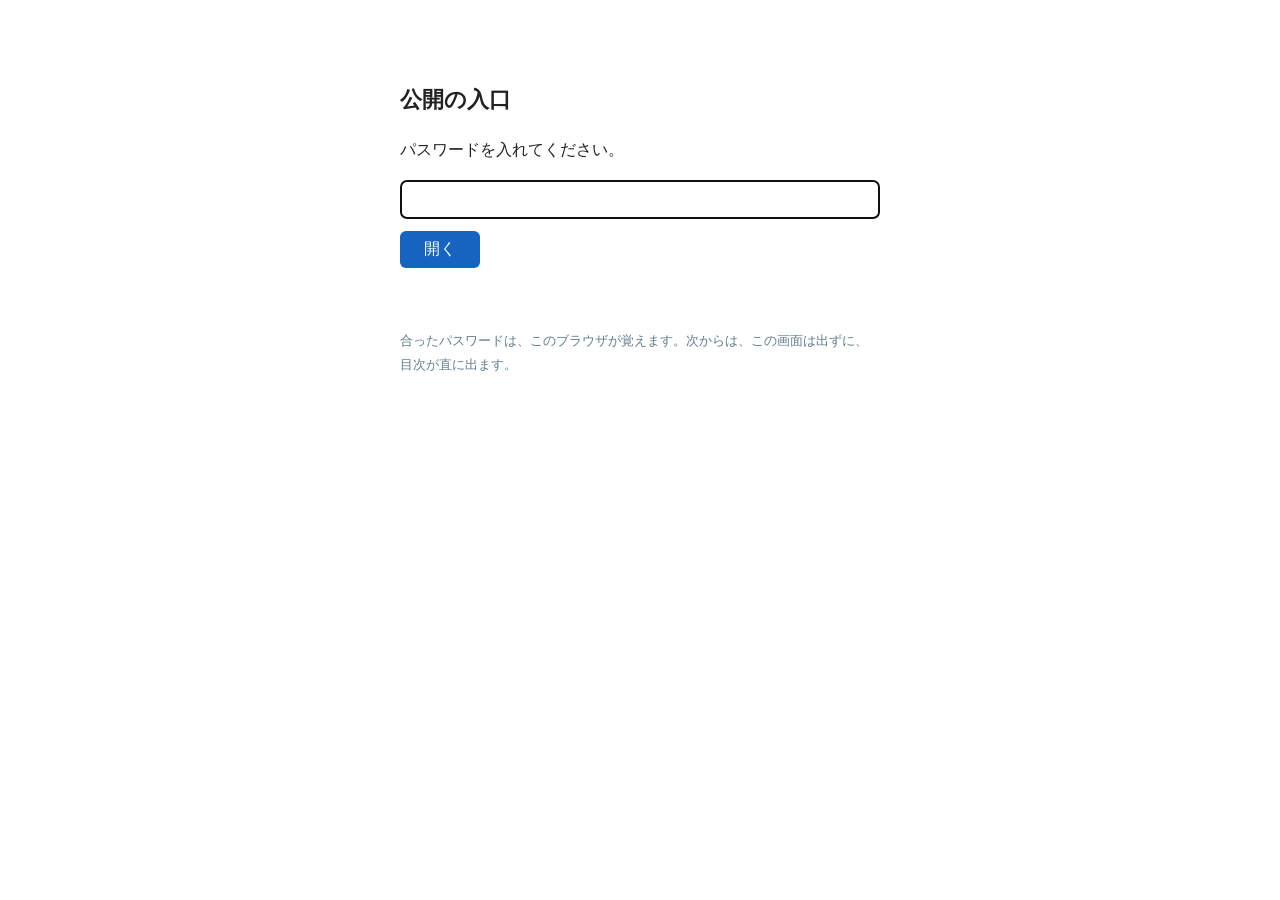
<file: index.html>
<!doctype html>
<html lang="ja">
<head>
<meta charset="utf-8">
<meta name="viewport" content="width=device-width, initial-scale=1">
<meta name="robots" content="noindex">
<title>公開の入口</title>
<style>
  body { font-family: sans-serif; max-width: 480px; margin: 80px auto; padding: 0 16px; line-height: 1.8; color: #222; }
  h1 { font-size: 22px; }
  input { font-size: 18px; padding: 8px 10px; width: 100%; box-sizing: border-box; border: 1px solid #90a4ae; border-radius: 6px; }
  button { font-size: 16px; margin-top: 12px; padding: 8px 24px; border: 0; border-radius: 6px; background: #1565c0; color: #fff; cursor: pointer; }
  #m { color: #c62828; min-height: 1.8em; }
  .note { color: #607d8b; font-size: 13px; }
</style>
</head>
<body>
<form id="f">
<h1>公開の入口</h1>
<p>パスワードを入れてください。</p>
<input type="password" id="p" autofocus autocomplete="current-password">
<button type="submit">開く</button>
<p id="m"></p>
<p class="note">合ったパスワードは、このブラウザが覚えます。次からは、この画面は出ずに、目次が直に出ます。</p>
</form>
<script type="text/plain" id="d">x4WiTVAeP/gCRwYkZsJylmJJNJp5vOk6Ze78QjXKgu0iLUoeqDZsSnBF8dLwiQzPj/2gnzRIsGK0e6g4FqLHH29wr+Ho5naQdnAS2a/cw4XIHCbDPw/iDn9+lH3pl032vfTpoU0T+EbBf4ddMQBDRXsLGApTcry7jzAnB8LiJXp94kZjcu/70dxCEXB8wECcxOyjWdmS0p2Myvdlb3wEyUxlqOSssDsRdYpBxmkr/hoKFogfA2wmTrKVoLpK3KDobnWNYWUPHQsOmcY3qbvN2h0a/A912F8nMs7dBRoKVtx79sZmvK+pIolPve5xOB6JfnDZr9zFCcsoRkw64ioVAjWHsmlN4uB/+nOb1fU92A2sKRzY4CaJlvBWYMq+sdFlLWQihtAmNsmdExaUDeJW7sHB1JP0NV0x6RHgnR7GpqbcdWCru8WXduvKl2KjQ6PmPG4OknEpEkNJ9HbdMWX6twfwR7dGBd5tDFl2gbO/D3205FVjTBI57zH5VLEpPKhNGA8gAueszGkn9QBWucOOeIyoF2+pr5vVhRAglJTkX04sUGRdECWWxLkz5gBDU/ubdtRVap9o+OdtKosox+WZYaingirsgsQ6ST91o8J4EdFKGOoPKMXToZCpwTWOP/Jp7eXPSa3kJCW7oyZc603UZIduF/mZoQ1Zqa1LCeKPgkUQkHbdunOEpczT5IWUOzLUOvdPApeCzv+jcis/soIEz3qG6JRusMD4HROjDYmKVP8Jlixr4+VcZM9kHePrNpbp7xcEIhnVoir8kmZMYWx8wp3YoFO+R/yDFS5/CNb35KSWmUUaj0xRzHGhxOBif7J9fvHXIhWfU0Ub3javoYOWXFSehUL//OPCLhMuNQSk9WQakKw27SI/kObYMKcLikcN+2sTvlEgNJJAgj7rQLENRXhNbDLLJuOStEDLkFPXdAqCmVtGEETMVcVei+KMq7sTTSzmyrk3IUypS9R4LXtsEg2zBDqDGfy24fHXqCG2t/Qmy1VcQmYit0Q2rbIt7+ox1j9xpU4g4V7ZrQYbri/j0gsbSyQHLka4I6E2vk4Kp1mVpzp9KINxdJm32cyKQXovTOl0LfH51FZFrpCYLOWGS46xAHNCME/hx9G1UC2EJdcg3BVfCav37C+eR1cI3Oy6zlWIpDD1eN8i1/F4sDY0sYv4GWtULSP5wjCH3WR7YD9RbSJvpw1EhkAmVwq7oejYbmhNbizcTWMTNIMP5aOdG8O+7zCMWmWtZ/fbnYdJcHwED2rqtFZ1A/DE0oBttb0OW5pEaPAfCYgiMKNmLknApzJz3O5UytQjsi+nTKtZX6qkJqQm7aw2Hmu0nhDBZJtG9TWXx1AV6rEDi7pLa2vperP3udSmsBEfzqOTFFEfaQHZ5EuhDUE9VXoMr5SNjuGfVn/n7K7wZBJvdxUAnxb6r8TFfIvHaEDvQkSsX7iHp6bwOmbVpnKTyQFEWwAC9FEAv0KJhFmcKEEX2Vn2woDh6YzAgMxNLgz1aeM+aEDVzoLKZBpJ4DFnwvAcUMUvp8aW4Nx0hc0vua8W30q0RUILdkgZIhFQx8VI5fg4c6lP7fAHPtCOpD8HE/BBotSmuSUc6yGr8ahQ8Ck8F4XlA5O559FJ3pNny1PN4IHFqlQ/OtqcKHrTuLNEyKEE8f0i/NVRZ4ZOW56a2jfHIaDyDF49xPT/KHtG0pnhTqF6Q3I30RMbBNRrEaKjV9jjIDIFqgEtO9wfsMKDXq8heu1LGl1qaEGg+vks3dHcRa7dx6U7zkA8tKQVbXXc0f0DAfUj1Ah52teDb5kviCYUWQVmSeBqSG12qleh6lZjJARmZlORx/CYGqKVS4G2Duz8jvp9/[base64]/ApuKDbKl3XZSoEidflrTeZYN+IHFqn4BrIFcJEW4i2XIVb2p8eLmfOXU8nVN/bGn4p9e8gsDYMloVR2k6QiHZpQtsV/W9S6aSeB8+55oVKF07bSabsqKOSFTJJfYZplM3yi1jJXsmg0fzpu95TapvbPqVHucJnoDzhOeDco2C/gDSZQmAoOGVkr9u9ldKp00hc+oZwVO6UgjiEkI0E9bBNketg+KhVEiqSi4PMtFVw4lkiXgawCjIGF/d31LXkZBw5RNtv8qD61rXq97nS6AsnPW6cZSreYlH2SeN1U5OISl95WOFjK7LCuXkrAVUQK5gfjbHvSxYg/z8qO4NsZG847WgSUI0qf3RnYjd+kL47mPQHBy16MhMghKiH46ml/R9x+M76UTFf/chQyAzVwsvYsOUrzheZ0HBo4zX3dWLcmIEQ4Os/d2t6rQkeLovBUroSXxcB1R1GdCeLtbBgPybPfzTMDY6RjzJf0gXeo73WrjngV+UqvDg8wbHhcH/gtcl545CyJ7yAkaFQSL/sOwBx/JQ8VDZr9knYmbCPo47N51RMYvneHRlrYmNaBQPRWO2TtBzlhFdj8fHsCPy51b96OzygqRIAv/bYOa0onERQURr7K78FetaNCNfa5317FePdGvIoR2PhLj39sTROkbDatFRqjC7GWyt0fqnhR2Z16SOvYojQVBQjlpENsolSTiWbc6mAd9jjwkv/in8AyYkCiQBLWSRVf5ky+WsVHLhMssmRhem8nC62pA+0cU24fWFLlh+ARYtVC2eiA0mUpe4qO+HDxGKkWc6j7XrjdlPAeDw2EVH5IAG0h2C7wuFpf2qytNyzE6GWlFQKlagvm2yTHZQnIcWXqmbmnSbebbQ1R2TyN2QHabPvtowgNY/[base64]/KtyHDw9UBhQWBcs4CXx/93Sr5xN6znxw1iCABMFqsNOWGBH0sJjzm186dNEUE8ICQ5GYUYtTUuDlncQ56UsMTik945iqs6if2WMzsuoTqH8bIFzxvAT0aTiqE7HMaTEBSXBnCaJVfUIVIyJmpRge1qpyp6gLYx7Zsg/dh3uJDZEhItT8SUD80ZAs9WPxgFFM6Or4cnapypPSdBMUUijFs5OIbO5YHlzJkt08s0pCBM6kesQMgqCNZVwHJE+pZ8X43fml/MEsQq5bG++2y8V5nddwnjis2UfGTSDAS1LdvD4G+t6j/ab0KnaymwQg/vvhCiS+DMgl9MHKsokO8+F8Y9i+61muyS7Sa5drmD5LtSsLDX4wBnpJm46kyNGaDUMuxTUJuHQqeswG9qH5FngkTYRGA5WU+31Ac7UHYSrQyJwkxw87DNlM5gFi5MYvuzfKWMUl898P/[base64]/[base64]/SkzjT+Im5+bHUD4u40NKEcbDIIynT+G/UiBBOvRhEwt2qbf9yYmGat78qhTPCwa+JhtZ+0Zu92mJCgmc5oZc4cSh4VOA3lQTivFwtS+wk+yL6TUy/wgNcVBSyLWYS6/t6yjhcGWJpfJ1QmUO7uE+MvNssqAakXZDYZg3M+VQzlDq2EKUoCKXB/YAWEroQ7hAkO6J+DE5iKUqhMC5LA60mE9vMh04LuIAYoDlb46OHQUxVRWe+cnIgCkeyyRFMkUfTv1faDGRl+kpoe9oKRTScd5jYuq9UzJEue/ZfTsti7E3wUkUgRowKYltwrreNhRM3vXTU8UgfTwqHOThw4lhiRfQVPDjrI0zf4YFgRBAwzhN6XRhmTojtkMO2/Itjcy6uq7nqUFEFS5Kc9ILDRt6BuZHnfZGYK4q/ImeIgkhdcakSIrPLuOOGe7NSe1jbhzU+li7iHJZwBKtLVwaudXlp+nI5Ds+ZTBzz07X2jqvQCeotXYBk8XePtbFa7ANFli8EH/NLV/CuxOkT50craRxzlD6/0WYBKuQzvVUtdl/OkbZKveoy03jeYG6qvlpZlZ63QcT9EfqvoUhNy5vmxywriyaDbURYVUCgnlCJksVQ9yCqGHom7Jv3cGhIAbqiskvnJM5S2Pe/Lp3HALVx+V8/b/IE8j/IFqfumim+kIXaNO+PnOm8jmFS/t+uiXN3EciGdh5jXIKHsTPvOHDZNiLFDr9DNpSOa5Z7IWG9rTWs7gndCl9MDi5hXgSbglmUHeyEhoPqb1dM1sS+6HfrpIJEx+ZuEinKZhYHDXH14gUQShqEw7GZ4fvi/fGZ8eiG6h5KlnSQHAniyM/EDoaUybCI0IsufSj+0DC5qs2m5LyUMwgrn7x3A3OUTzs/gpTrtBMjrj9tXZ2ND+tw/X1eLolNdyNKAVLKA4NvRZQEsk0bNshBFIsO1/YRfJ9/jbi3riJu+mD6K3cHBuebjrRfyfFXB6CV2HREh4YN5iW4u3NaRt4uy+E9Ep3R9r70+m7lseP2QNVzzJyEKjlLo8xaGH2Jz/4/8Gza1J+YCX5k1+0x19hBm4E614MNjinSrsCpl3h1535+iI0453zjnrSVcU5DRUSQSPMrcM5lYrNTbJUDh0aPa/wvLrwBjLjhF8sO8lg83y3a1C1UBiSKGgWiGUOJhLtfbmwrNptp+q7N7nsKa6balQcE3kAfS5S8kiG486YNjafIMrRQbgezLB0g3ia+0d17RDM1Kdllp5ATj1UK7yQG8ahv6bKA4c/17Hh+ANcVoFUsLTGPfvwBKAck+wtK/EnOLJaTC0Dq3YKwIdv+xnhWEHxbOqkCZQIcWnRooefnqgy5glj+0wsd/zYoYMLI0o+L9Fs9qbG8y/JfEX14dGejLC4U7F4VOmZqlMFVQmyWz+beey5Au1PSD+5vi5J95A09a8CNqwEJgcUEFobGYAuEzLtg3EG+QW7tyFJOHcJ0/5AEqwtDevUlIjLv1VqocwUFNqYarMGXlVVGegJYp6g4kD8pv6+yy6qWaCmq7s9nUxk71+XUwtBmM6cy93u9OIei8uYn+k5dq5Ny09Qj9GyKoxV0Prc5pfTPz6zcSe+3BnCm0nWyqZDVWZ7CsCK9jVO14cy4uxTigy7R/SIFDAtbDFieY+Vyv3wQw430aw1o9EbbJXy3RJtZwLw9Wr7oZ/kfuclilRXDOm66qrwu/GK1fgYFKyNfVuILOb7q5Rav3taQR4XGvJIkh82W7NKl4xACZfVk5B1Z52TFLYqiqWZB8AFZKI4uoAEHRGdYBAWcLwy/0mlqhhTJLVUPd/jS0EYgygfQDIOtdMeXOuXa8s43nFr1aCwtuEGomn93qJzeqsAYcXZtbxgbykz4BPzTgvImpuVqV3c7r4F3MdzLs9Y7KiFJCYL9OY35v6S3ldqPLrUIZ6d46t4KKVQ2I02nHOMiWsgU4FxMDBpdHuCNRrMm++/QMeZXNaB/p+AS2IAlBHE2oeuHAuyDm4OvyEwKlPFjvhKydfwWGJabvp5s7qwrDM2v16p49vLK7nNipkN/7BFbNwDbDRLhOzuhkOfWVyUucEoL1U6961CKRlb1plm2ciWi+M0N6fPUhpLQO+qGMmrZfx45TG+HRDsp1kZmkYqj9KRZLDQAteAxVgiLQV6pU+i5vLwaNnE3PfSFgkuzpAhLDId4PFnx5x5rmFoIGYKSW/iSf0Pczi3zQiwHjCrmOe7bQugC3Z+PQ9z65YbesOn4QQX6oHMlXdjQKFnnum4MkY0ZLqbzAH5CoKtdUNbowRriHTL/Yun6K1w5nHyAlrq4niHi8/FBwxgEbqsm9XxvO7T5c+1PZdr2g+CFpB2vk3B5FXGHcWNejACU/nVbUvSxY1j2Gw1f1qRHN/GTii/GRNRLJ56x4Pxqlgjl3g9NTSoT0t+paxByzGL/fFZIkRdOPvCrIrCa0p0ZLpI/PiQNsk6uoB3d6OnZe34ja6QhtU112ty+z+UT9YIIm6AXLUcLq6DYqACHPx+8mZTQthGL7CnHSY6FoLuQyYaL+s1BYXiyNcw84Dh9mHJqtMsX52+UYuAq8XwIWnAva+4/3jhiPRLZv53ZV1lTqWgHbmqUt48u95octwuuNWaEKkpMoYAqsattcdkgAIF9lBn0jf+S+8alA/R53dYb1tKOnzM8jvPuWGxVxZaGoNfTlxgsn9n4uhCAr5t7IyW2XKsRIyfpJ+re7XNgME9XB1W0qKUb2G7P85LcbrwkP0AaCAtvFk1gdqc6yNjLBBzgjU5ryWtsM8sTywp4MchFvqUcM+eiAk0eLRQF1/wHxgjsBvHqGf1B/iZq+ayvH84Oq2q/KK4xsYExERsbRAVr/xylg9wRPkdEDNkT6SyG6uchmNWRWO7lcqqMoBd3U3t4nl8WwNyWbPUxbyHJ8Xu/2vWuu4RKYXctIYUBg+Rpr7elEQVslkOxWctm13ndJhmEElqOteLBR79+h42sppbxSFwWNMp256ILGdodX8dKmNqA50IAKvQ1Zkf5akI/UOiYapHLf9yrVg44vow3sWDbpFkPi0iHzYVKRfvCrP9ueBC5pWzWyNnRY5Tu5qS0wMbnB9Ho1iLM4XiGEFEeOQJeAnWA6XGxESu6biZrxZD3ichn7WRuY6xBoCfc/DJVMUqXJ687VRI0nSBuKIf0piBtrbBlQXbLPdbcBBCc9F98Y3zUgliG1TQkGvXRStwjTdpB4zB+2ywL+mcg3+Tcl0UWRS8NENOo1Nbi1dJEcQglYGGg8evnq47Q9gCh0iMV1R/SIEPnInv9yUniMI8E0koK72vN25FiMaNb+DJvt9tw0xIcTn7x1O0ccDvxRSFgmJU6YmsAUh8SatumyYnIxTzM358hhHNFFBkrUrFqRRLEixYnczJpKkn0jtKPnUq0ywjx5nzhPkphGuvTbyIqpWIk8+h/cwFpsaBtshv3r08hn7/xBkt53uc4XMg7QRqcXGSnDamuO4sT7xCudCBWNpuPAwVxppDhC8Ne4hudDNHXBm8ks+S6yYD2P1Vg==</script>
<script type="text/plain" id="d2">ULBy71+xVHvIayBvko6XW8oT8RsVJxwBIth0NGuIRpEznlGFre19kh87XaT8mPx/sTZ6phGLqgf0qpBJ9n9lBZ8m+MCecYCG+Jfc3TA2hG9EAUtFlw9WG3OCyFHVV2qKr+sqjaXkRj7ErTj5JV3bTgt/rUxuE+Pt/cTsGxsiJ/tLsTNvZRsBMgbGmA5N0jdNVdLrNCU4fKvmUKMk20SKde/BdY/H4KQkfdw7qaLnwme0Rxa8gYfFrBx9S+AEhNisQOoTnimBSP0lv5eMczATXqjeuUEFXWVVRURaRQ73O2JGO0ouEUgfe1TukOtyPKH26/q2RmY23n+e6gDEbp9tHprMOvrF2X+3VjNz8u19s43F36iaOBuWp/X2aIV691h0U+o3wbBIByznHyVR9QnlW10MR478ePwf1nx3iusP0yyfbkyzHYJSL7E4oxhrfexXXcOIB2C4kkvOy2DY7Xfon7NFGjFY1UEN3tz/LlYrZR7wQece+i2Smjw88C8iJ/gBXJnLqQLA27QLo+rDPjHpFeUKDM48SiYG2O7701SLXjNLgkLdf5n3JfOv8zMA1Rtch3AyGPJnOlIcJ7BITw5UocYC79IBwtHOBTKRb58N1P3kseMw4DZp8GV0IJuYTxPs1mXKZNd4TTKE59f0rN/4NmRuSy9xvvfTi3jEoDuV4FwFwFYKsV1ULp+2xjKS6xR6D/x0hV7F+SHOI7nhlqMcFmvh8hq5BpiykgEVbim9W3cJtC8YNAT1jJ9+/jkkpF60V+vUGNVDf6NhH/tTWZXiw/d5WUogm4ag63BPxnAIgiDiwt4o4hWKiHPI/2Gz28osFPWoqkB7qm/hbvYznP1kk/k+GSuH2DV+LGlfRlx8hicNY+c7xdquudx0j0+A/xDFr1V/HxCwwcJ/HUplfA/uAO9dSgFx8OqZpbyLX0FDZxhzIVwNt59Fg/6i/gwTvXi0pi0/sNg83rOinuon4AtpHSXSLKsxFGcbEV4FUj7cqGSKsYkOsK967u/bdRXe9U0civDts0T3rm42jahj2J6KjgCJvHba5TRQrlrhqz0cnXWyYHZZv/FegEvEPoPiDOcGku3hkI0z4bMQAzsG6iQhmds50O610r9ywzslRkZhZGDDuX2jPS84jNTvpFfvFQQMNmEvUYdO7Y8RXIQljzInceKbemjeC3EpuDNkIWoK/vbLS8x63Gk0p+Ja5exEA1CXw/9PRCTLbDn1In1nWmFZFAL/MbFTN4ZsbFXAe3KiN8T5/HdtOSPDdfBtwtOG6lXStZDGaFmgw50DXrgpf3lyEnqKv0s7Jk3b1Gs/568HqHJVA74HBv9yE00MlJGJJtPU6UI9ykayD6zH7z1QXoKsBwWoK1Vd7h8HC//XRbDYcV2VeuVGtwmhKt1xtR0wYKaH00vFVu6ZE6FyhqWbC1JF3LNlGkpQjCS2WOniiDrWwNZLuZqY260HZdnO+TDzkwpPhrnNV9UwcIhf0wFMQFvbe3HUNLwdTm/RMWJ/cSH0NrXp9kKd1eK6zkisyld+McLtyA7TUHsMZtaKTt6wtIv+hkx2TP6T3kNqFCxruUsmBCFQKBW1VhOdZpRmgR+pjdTJswO1ri8sRScp5C2Iit8CB4eL0eni8MW3H830V3/FhvXQR6CWyogjJXA8eaQZ4NP9wd3m4Rc81KSvVKWJXBt6fSvMjxSUALYtQUpjjG4BRYXDSA+MxZu6jTAjlqpWMUyXv7wledFkyvgTRUTRQneV/dAtS9IPjLwMPTWpM0T4pl8cq84waNVEgzl6UFuQj0kbP7PL4JXkrty/d6yOZGmZY+vLvyT71uaL0hBM3UhQoo8QMN95h+hrHw7cS4OR0bTcp1jTq0/dK4RNBmdLhwJYuVfnEbczin4R1oQUpdT8J1noEyfyEUktfar8UamqPA8jYoFLF3XOb2g1FQC5sbI0MgPDPp6l+piQ7n2PTtzMd6JVzaPIO0MHXBHrrsotvGN9zkKKUgRaaOFfs/HwGqn/VlcEV0DrCR3PycAH/ayoCb9x3Skj+lPEPiAjw285srFHZR3Dy8VwTBaRrmMSPD1dHPGAOpbHxhyCXUA1sNQ3u6mfTxJcC/VZFsincnOhHMWbCcWiJSiqg3XiYXyPjLe0DcI7BNscYo+k+lqrup6Fsdn/XcYso0dV5niiKKyQ/P1sXXOr1ITMpH6JtMwY4v/QS7pRVf1fDwwWbuEpOJ0geDZY7hvfpTGtSzAvphBLfVyVxc92SCVFpTDQCy/jkY1nJKvS5xcqRgfs0PQ5UG5QmGlQvcaPx3zpURdaRGkxTzV7nwMzlucd8gc6GoSwF+lTjNuMlo/kaXJFPMHIn2rxhFr9O4dGDtNR2KhBwSA1BTDI5IWcCLzoKsS7yRh5Y882IyXBxRsttn7H/LX6Gm5K+iSmV69Dt8XRcNN979HJGp1+5WY8N/V/i0N6gR7uKKcZuztRd23a1EOvtzpSz1mYoQ+vvtzl4Gw1BgdyyMlzzarTOfyoYGD5XG/HnrUnSYQpMSCkW1M+DRNSd06QYCDeG3IhQz2QyJNj/oQSwsGqR3aQUFsdwUz+YdWPW+dNWgJXsZeiIlWrJg5cCPXgv8P+I3almUnJfzCAOp6+daOmOij5VLe55PyeBZTBfiO4RhfV4uI5p47y2jeDRcbdFMsGP0kYBGzsPgs9bmu1AfCqGY3Y/5kWn1+I+hr2X836RI7aM3TOEdvIsaeQsXl6xOrlLa6d0iVZSMjHPd+QgKu0hzXxDPTQzKn/j84pTG9Bchiz+2n91VsXJNjkFmZQqz/0hFPWz7ku+r3q35L2LwKCLb6aChfwjCeouH2JcBPZIEl2GFAPJLEFbjqA9UmT3NcSpO1gqucxCbQvtw19NdbJxr9H1q/nO23Sql/O3Ok7VhTTxXxTBiAqpK8kx3eTJTkzN9Rp3XkUV6GgPTtc5wBT2akQYk1boJKJe9WkMtJ7ZCEhHfbcFmFA4GFNlJ/B2T0xw1QqZWxDtCaCkZMQPzwGUm9kJjmpsUPC9AFf+Wx3SQa8/3+Kd98ulucS+RBImuKC9BGIXs99Pt/1ogiuFHIbNms3216bp8aP1/wNuEuKAnbL5ODqhp+/ZDZ2YWQhkFYuFXCu4MYEmKa6TBwnC1FP+zVa2fUX+uobAorS8oQMMV1vTKgMV29CngyIa+djumjdyByY3nFo6EdIpJCdaAJbcnohiKOB+2mCPsMnp4TkBD74yB5kTskddMY4PwYJnCkh9MyKaEf0guF64/[base64]/QUz574iszz5+Rhn+IJfkp6okT8iZA3xFGoFQQ/BdBuKAbrM8Cn8wP5JkiilXAyzzBrLHpbouH/[base64]/Wu2bAWvN5UA+QEGqZPNp3GliXBt9KXsSBoeYvtNx6+wyePjuhxC05Rey8eDXwV6vow/eVmhfTE4osLiO/5fbpflLGxigq1IMpOsd/SIhn9/p5Z3xdzclDmQXYOLe2kWaA7uavcauHqNpysUdvC4uk74aV6gHLt+/7bVEXAufpBp5dCWtHAPvl86p5W79k8b9RSDtZ8eAsnzD/JI1tDXc8CIc4EhiQOskA0pcVzJ0iN8cqV3kXRh1cI0DWSLMx4rAO2Xpu7AFMx8qumpVFNLHDO8CUBLrgZkFuRm4uQN4EyA5rS2xlgq9X12vFPEDdWNLppES9eHANjlS6OXfZsB7WdrzZS9+xPQV3bHuDjo5/WLGkBgjjVpzarSKsYyMNgX/dGtCi2BRWcNtjHRTyZBAR9w505Gk+K90bKlr8UdSFphYHy3hDCGS2uQUTdaYqidUV6MweZ33uqYBH9kkoZrFPy6IvdYZcidAgUw7SsvSC8JCu+z7LWMOH89MC27QkbIDs3gmEXq69JJ83xuspHx8bCNRMYyDvuB/pQ4iS34nP5SQQ/DR5Wii4vlLbmqBN7UjxEhNpzY5C67oOZUiVCYQncyPv1BSiUxJ1r9IUWREZjLZEkOqUvGq3+kTSf3o3XRe69wHuwHJIObYgftk/RHRQahpjJOgaXijf52AFbGbbX38X/cX6fqJAsHYVCi9U1pEbT8HhHwxyCTFwuHoV4Kwul5odDD5JN3THYiCQ+BmQweS1DQffTc16tGIE2rvZ2ss5qHt4BxaZPPhVPpB5Sz25whBIM00zwVzZFRVzaeSbubpdPt2CZfCeXaXcvkDtiO5pmU6hKAhz2vRELFuf06aSALlNZ/[base64]/gN91/AqS3cQqdTbOIceChOSAU1wSpXbKwu9jH0TB6wqfY2M3PIL55RMNFavScJW4wHNS/831T3GnEE36QRLSOHD1BYA9wmo6oqszAT+Q1pdvmnibKKsUfzNmu+o4knL40+31uFCK+5KhEPUsMwB0AWX0EX7KXwGQ2ha+VL+a1HufjVtwCAFSuI3cDAIFrv1a9s7Gw9PQj13Q49oyE2dVtqKUTgVyJVG34tFz653UHJpY8F42Sc/0Zn5+pjGbyGqlJ3FMZAEhvNiCNlitU6gANW9kxCY04wSklt4W8Dfx5fMt5gVdZCTJ1owR2a1FQYJocNZ0r1pz7QSHMvJ/G2+bbjrzLDcJGLCiTuMzFLYWIhIwnP9V7qVNJN/iWJzW1JhI5a6zsy0v3aHjbLMpGA6X9QngbZ8rvlSXeCxl9UCxyV/EjQFXjNtA9nCFlXQ407EvMdv4QZ0jJvlwR+OFqJ4EMdsNGniwGP2hOzqth1UZmh5nma6mcnIBhrC6mJ7xw38Wl746xXn4YjD+uWAIDF7zqRaKW1i73fZJNxbjgATzHTy5bmLPUzUOwQiIrPDixhV1m1SdKw2KVMa7GMHXkoczNtcl2k7t/pioFOCdPmssTsaVX8A+qnJ6W3bhwK2nEDO02VWENmTwg77OSnG+0sHi64nUrC2NKsAYby073do/610a95dqMfQQtv8nvNhEICj1xiaToi8RIZIvUAdxXG6h69AaBT3g8+YtZYqbkFm64PWuu1Kve1xNXVm6vblMIb1A2bwomcfaI+od5bF8+deRCFj8z4f0xjfIS22KybNnuKgF5rMwJo5peyGzJIN+gAmEypw14jS1Ky9oHBTXk7CH/lgffPmRkvZ+URYs9T+3FbSKXpydssSLVaFb0RgE928oyLBYkOJt548fT/KUc00Xeu2gZe41/1hb07aUPnwb7OZvMNLk/cxKLfICgWFaNxvERvlkB9fW//1dhKCROQbpTlU9KV1baqL2e2MlY9lMUTOS3A0tK9fA++F+Hwz3fXa1iDYU7N5q8CqRcyTUybNd7jQsOLVmDub/ajJomtVTJraJGDGJE5QG8gbP7a/vX2BJwkFmtokcz284YjNcd6T8EcnSbScndYZKmR8cERFu5decggyTujP26yLOksOp9UW9a+ZNxfFaT7GVjSUvMs25Nml47c12JeGjtIz9ylPlxgz3L5Tlr2qupFD/liWk2DOjWIIs11gwLFL40htdhYGXBfvZQ0f7IHZR64Zoyx+VsgS7bPzcIPEUaoZw2aINXPWalAoz9vYw//OJ9IFlUYHEslXs0yK0nuoxOPbUDWX1f04iKx1JJQbp2RUvMQTU7TY/pTsUMT1HxQa6yldfa028JiIdLWG+5Qp2wfNnwOqZXoI+F0ql2AqIpKtY/TJFvFyLWuIMTRaWYnG+hM4+2p5nfFF/P+ypWHif0G1KqRJj+4KO85W8Rhs1ShuZztzd7HPzUldNTaMXm9iU4mdZS+uIIrUoeUXblOee0LwNtt33rtQWRsf+I6BAaoxk8ahkf76Q/E/8MaLLVrK0YUknlSHPCWPeQOEmyBCn0oZJ8YdkkttIMKpd7YPHqnNiLmzmqmr8/t5rgIqDE5j/eRaKHgZZRA/6ayR/FaEHKKcTTsO0zNvSC5AFUudgTjZXOKibkA2KzDPL5hkeNwTEskSdLclK4Lrfh3kdOWB1GQgaMXENGsAqD1aR7mt80KZUiFC39IVSnbmCU1F3SmTmO170G888QROJGipzkSFtcPULg0lfXjhS9x+5ezb4ikZD9sRPWFrIqxVrAgW+lM6xZcBqzfL/IOFFZC9HzHv/[base64]/8zpje+ytwDQ+GHLAAwzs+cpJqTExYGBLdu8g0/sUgC1eY9rk3DugkKpBJ/vPFn/[base64]/kh0r4PYys5WlerajirQqsswvs/MskBUGsGHQHtfUhnNHI4vNqr52fpSIOL7vzh9AdOP174+f3WYuEJ20ecr31dVdaLGReie1whImkFPrTpOuR/QVtBMTHcLQFB9ZRW8sNny046hTizjOn5VGPwtU1DepgUmKg+jUE9J63HYTFv4Ax5dW3N8U5ZB33+rPzOokVBzEerGrWDJsBoJz3v5y27fJQyjZy4WIAYBJhdjOmjiZNciocxaHtThOGp7mNcXSXFJ6QfVfxqM82X/jCqbibJmP44I2Ctm/qzauvbx5fz6D4iCWpmS39RqnGEtxp1rwPrjMDcdD3lNMlrzNrA9BNY/SfTkTXpGr+l3zDqTLi3fTOUIefsdnejVJ/SokUwnWbjDWN4zop9RxgRqlK2NYJg5/62yGC2Jz19qe6lG3Vx/KY8kLO/TkZBSRAcrDztPjN9QR507FI71jcSNveVIkfWpndahR7fPh0LJsyqzIocxP7MBIW84Jvu/1RgKthBPtj9Tavx4teDhdIx33JwF5F1OKJyjzRFwEDQvpoc5bDEuG2XA5XIO8fCjD3iNX689Kx8guafijcTjAMO+NrVddqSDE1ML8scu1ltXebaFcIeT2izkehGcz7uTNQD1QiAzzuoN+k5AbmpIVIwwpRT99+h1PwHXeu1fQASpC/TKi9R7V5sr2pSMsjt0tfceT5GoeXC8CZpgNaPTUSn4MrenTnEDja6OC0WcbqEyIMjE7ChAue4xgLXpBBZ0N7bw1SbXK+6kfqyvV245zCLD0rGk7zjGuc+4dMqvwFdUO3nf01q1Ze9ZrXTTvpbdMUDHIR2sBEcdILIH1bkgfpZ3dxTIKOQypJmYdSrkad/OAmo/[base64]/EsrANrmDrCf0qXSb1l6/cJ2wyghSs9dv9tWyftQfY+bYg5VOamNsiUO4AP4wJ7xUiYrtB2ripyFQfuxPt9MZeN9Jy/WnFTJXp4CwX55rocgDqfzMuxR0XRepymz/z94g1LRlqKoRn4wO4hC1dJTM4gUuqUwlFitcY+GwK/GIqGaEG+q8usMNy47ORE96JHWmIrBv3j22Jpm739wp5FBB1thrFQ8gy/Du7Le0WET2uICkzHOARqbUbvV+VDkzBqUQ2mVRKrT+D41jIfXlc3Sjg+3VodAmF5WB4sbS5aIL44IHlRnJtW+vEeo/ogpMql/qVzHuRAhysYsgOiyWLMhI20z1U5UB5XPW7fAe/vlsjcXzzKQ6luknD25df54cu7GY4jigBDYzPiLsNpXkQTcd32KiGTJTddSaEdjsrn9b96GCjERTLZaTxoUsFuOP+VshDBoiFJ9+OaZiYIhVfUjezxjqyzZUwxPzwH/RHpgTDVh9xNwkwXgWYTZdORvD98xEj1gMgzIYtEIpkTmVOt/A1HTZoCUpcoZ4/lctvyl3k0ZCU/JGfwMKFjgEthuOtOr0oI6hkka0apPf4m+VIe1ukQfATrGquuINIIcMvMCuAcqS2yrvq7yvHA428US7lN1OGgu9PnlfbIEHtOY+xzhyecWoc+/PacTOYCF/guz9dHFpDEzcuwCE9yh/[base64]/jJc4XcXb9JFbhGwZfowpiJqJE0j8jDpTZlzaxOUh0756gMzmdQPJadz6IYKaxh/PY7+9/T5Uvt3HyJ9IwkKcGg3hi4UclquE3bJa60fDi2Omshm3Bm8EfEnKJUudfRoyrOs4VUF7/u7s14Eil47bpOXYPvQ6XV+/[base64]/T3b+umIP43LlFRCe0oplUs59szb3lwutyNGJv4ahWaml8ZEuMkFiNFgKzuxWHCnKf4k9DoZxkarytzPcLky9wNSts/sfpm7kP6NujgskgbRqffTSUv5NLtIzt9RqqB75+XgqoBzrE5ZkF8X/G4pPPvTsRunpHRXESJQVZ5Kye8en5GE/PzWMxcqQytydSGgZMN+m1OeE72Rf2/QNhWivE/PwaVNb5Gs7LScPlKsqwHLgdxQF3sEc178nunM6lV2knAVo/KlDnfMSpGWa3DwjOmE5f9D8ZGEiZKS51IArKDZgHTVLzqv/dLqrp1Fh6cGXz4NULjancw3Z8ModmSKdnfx89cL5DMk3HWo7OkCXea9gvKsOju2wVqhK2oqrgUHHpNtjkTsHBkb53RbHnTQGa15NtWrcoOowjOYD4Ekit4TDN4FEx+Ix8gPGniA63bWzWbpcumjQ9gKPY8gFHj36DQVyxKzLe3/4PW5r0wh7j6idYVSn1R0jSIWbBLEIanrnOH5iT0NE0eNH2U33hK8pAkdVdFb4kwwtC2i4AYH/dcow/XFpicW1I7qzZIRD1Jg1jWW4C9FlK9ZJIhQwtUpWGEUnDxveKn4RUMz8tLWnctZxHQw8MXxMK3XIof6K3punwV3USgoOtqTlX9nmzx4bddiYMLTk/rL91Dop+T8zxsmH08Rc8senFaHezFRk3NJlYa3+anNgHVUawJe1UG3gGDUyW1Qn2ggfDtdrShv8Ksrm6y/RtCToj7yMIc7DFeBqDIv3QV/6fiLLepi61JAuC9d9gFfDI2bmYCBkedW8HB3iX3+whp+b3NxozMwOOJ7PaI//oripDBYpWejv3F3gj/IJhsa+MsmDuwNmUAWH8sFCutBWD/5ZOvi7hJrjLoFydzehBNULy/lOZLfQKzFIep8Xm061f8AHgD3HuNJMB5FEg+a9IZMHKizDmfP/gVxUmz81waMQaYN5kHD/g+Rnh7EB8amdeTlpuUcSv7amURnvmSyYmfWGYwXZALQZ7E+cpoYSxVaNFiUYDi6wxJEkHxw55B+6ZDZZzKIKVfZzHnmv/0UJ9lCo/8cTkAEZS3XFzfm3FQtkl3bZQr5A/UxyPyUwj6hDzC3xseY+FRHGtjAs+KRj22j3t1tvZCVG+4Y/AseoTcGi2fJ70AJqaQJO/+6ZPGXw9U4/QP5FkAPG/QdOJ2kTQetYjMM0zXyUhEGzceVo6ubAH2EYeDV5s35HiaI+cd6WAdQtc=</script>
<script>
(function () {
  var KEY = 'publish-lock', form = document.getElementById('f');
  function norm(w) { return w.normalize('NFKC').toLowerCase().replace(/\s+/g, ''); }
  function seed(w) {
    var u = new TextEncoder().encode(w), h = 2166136261;
    for (var i = 0; i < u.length; i++) h = Math.imul(h ^ u[i], 16777619) >>> 0;
    return h || 1;
  }
  function unlock(D, w) {
    var s = atob(D), n = s.length, b = new Uint8Array(n), x = seed(w);
    for (var i = 0; i < n; i++) {
      x ^= x << 13; x >>>= 0; x ^= x >>> 17; x ^= x << 5; x >>>= 0;
      b[i] = s.charCodeAt(i) ^ (x & 255);
    }
    var t = new TextDecoder('utf-8').decode(b);
    return t.indexOf('PUBLISH-OK\n') === 0 ? t.slice(11) : null;
  }
  // 目次へ差し替える。読み込みの途中で差し替えると、入力欄が残ったまま、その下に目次が足されるので、読み込みが終わってからやる
  function show(h) {
    var go = function () { document.open(); document.write(h); document.close(); };
    if (document.readyState === 'complete') go(); else window.addEventListener('load', go);
  }
  // 覚えられた古い入口が出た時のために、開いた時に入口を取り直して、新しい目次を使う。取れなければ、いま在る物を使う
  //   崩した目次は 2 つ（d＝見るだけ・d2＝ダウンロードのリンク付き）。どちらかが戻せれば、その目次を出す
  function pick(doc) { return ['d', 'd2'].map(function (id) { var e = doc.getElementById(id); return e ? e.textContent.replace(/\s+/g, '') : ''; }); }
  var ready = fetch('index.html?t=' + Date.now(), { cache: 'no-store' })
    .then(function (r) { return r.ok ? r.text() : null; })
    .then(function (t) { return t ? pick(new DOMParser().parseFromString(t, 'text/html')) : null; })
    .catch(function () { return null; })
    .then(function (L) { return L && L[0] ? L : pick(document); });
  function tryAll(L, w) {
    for (var i = 0; i < L.length; i++) { if (L[i]) { var h = unlock(L[i], w); if (h) return h; } }
    return null;
  }
  var saved = null;
  try { saved = localStorage.getItem(KEY); } catch (e) {}
  if (saved) form.style.display = 'none';   // 覚えたパスワードが在る間は、入力の画面を見せない（合わなければ、後で出す）
  form.addEventListener('submit', function (ev) {
    ev.preventDefault();
    var w = norm(document.getElementById('p').value);
    ready.then(function (D) {
      var h = tryAll(D, w);
      if (h) { try { localStorage.setItem(KEY, w); } catch (e) {} show(h); }
      else { document.getElementById('m').textContent = 'パスワードが違います。'; }
    });
  });
  ready.then(function (D) {
    var h0 = saved ? tryAll(D, saved) : null;
    if (h0) show(h0); else form.style.display = '';
  });
})();
</script>
</body>
</html>
</file>
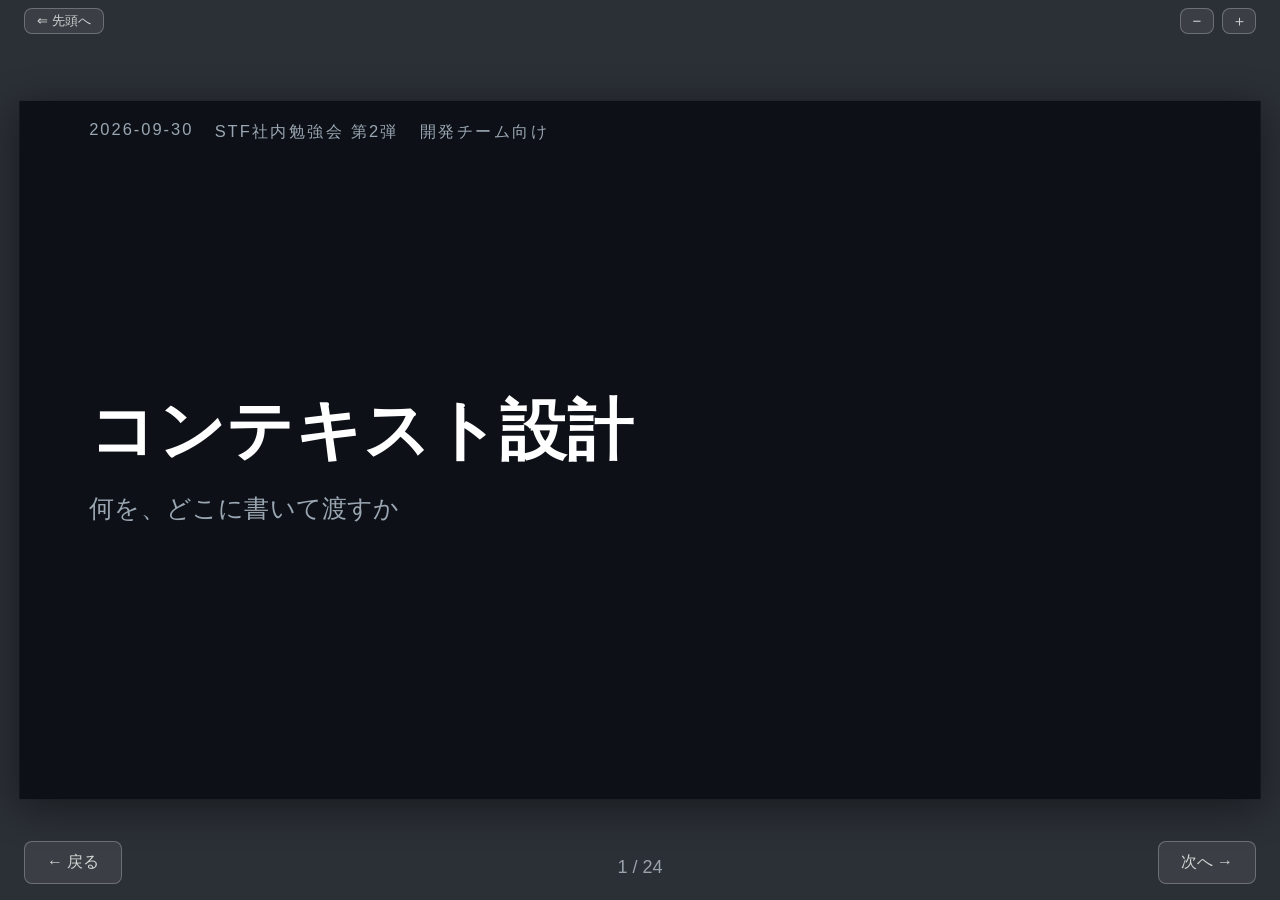
<file: demo/context-design-20260930/index.html>
<!DOCTYPE html>
<html lang="ja">
<head>
<meta name="publish-date" content="2026-09-30">
<title>コンテキスト設計（試作）</title>
<meta name="robots" content="noindex">
<meta name="published" content="2026-11-19 10:24:02">
<meta charset="UTF-8">
<link rel="stylesheet" href="css/style.css">
<link rel="stylesheet" href="css/前回のおさらい.css">
</head>
<body>
<div class="deck" id="deck">

<!-- 1 表紙 -->
<section class="cover">
  <div class="meta"><span>2026-09-30</span><span>STF社内勉強会 第2弾</span><span>開発チーム向け</span></div>
  <h1>コンテキスト設計</h1>
  <p class="muted">何を、どこに書いて渡すか</p>
</section>

<!-- 2 本日の範囲（0章） -->
<section>
  <h2>本日の範囲</h2>
  <div class="boxes" style="flex-wrap:wrap;row-gap:20px">
    <div style="flex:1 1 45%"><h3><a href="#3">1 前回のおさらい</a></h3><p>AI の4つの性質・ハーネス・質を決める3つ</p></div>
    <div style="flex:1 1 45%"><h3><a href="#7">2 何に料金がかかるか</a></h3><p>仕組みと、コストを高くしない3つの習慣</p></div>
    <div style="flex:1 1 45%"><h3><a href="#12">3 コンテキストの置き場所</a></h3><p>どのファイルに何を書くか</p></div>
    <div style="flex:1 1 45%"><h3><a href="#18">4 AI 開発環境での管理</a></h3><p>うちの実物。何が、いつ読まれるか</p></div>
  </div>
  <p class="muted">この資料はすべて Claude Code を前提にします。ほかの道具でも考え方は同じですが、名前は違います。</p>
</section>

<!-- 3〜6 前回のおさらい（例外: 前の版をそのまま引用。1920×1080・トンマナの影響を受けない） -->
<section class="legacy" data-label="第1章" data-screen-label="03" data-speaker-notes="初めての人向けに手短に。前回聞いた人には確認として。" style="position:relative;display:flex;flex-direction:column;padding:54px;background:var(--dark);color:#FFFFFF;font-family:'IBM Plex Sans JP','Noto Sans JP',sans-serif;font-feature-settings:'palt' 1;box-sizing:border-box">
    <div style="position:absolute;top:20px;left:54px;font-family:'JetBrains Mono',monospace;font-size:20px;letter-spacing:.16em;color:rgba(255,255,255,.6)">FIG. 03</div>
    <div style="position:absolute;top:20px;right:54px;font-family:'JetBrains Mono',monospace;font-size:20px;letter-spacing:.16em;color:rgba(255,255,255,.6)">REV. 2026-08</div>
    <div style="position:relative;flex:1;display:flex;flex-direction:column;justify-content:center;border:1px solid rgba(255,255,255,.5);padding:40px 48px;box-sizing:border-box">
      <div style="position:absolute;top:-14px;left:-14px;width:28px;height:28px"><div style="position:absolute;top:13px;left:0;width:28px;height:1px;background:rgba(255,255,255,.5)"></div><div style="position:absolute;left:13px;top:0;width:1px;height:28px;background:rgba(255,255,255,.5)"></div></div>
      <div style="position:absolute;top:-14px;right:-14px;width:28px;height:28px"><div style="position:absolute;top:13px;left:0;width:28px;height:1px;background:rgba(255,255,255,.5)"></div><div style="position:absolute;left:13px;top:0;width:1px;height:28px;background:rgba(255,255,255,.5)"></div></div>
      <div style="position:absolute;bottom:-14px;left:-14px;width:28px;height:28px"><div style="position:absolute;top:13px;left:0;width:28px;height:1px;background:rgba(255,255,255,.5)"></div><div style="position:absolute;left:13px;top:0;width:1px;height:28px;background:rgba(255,255,255,.5)"></div></div>
      <div style="position:absolute;bottom:-14px;right:-14px;width:28px;height:28px"><div style="position:absolute;top:13px;left:0;width:28px;height:1px;background:rgba(255,255,255,.5)"></div><div style="position:absolute;left:13px;top:0;width:1px;height:28px;background:rgba(255,255,255,.5)"></div></div>

    <div style="font-family:'JetBrains Mono',monospace;font-size:var(--t-small);letter-spacing:.16em;color:rgba(255,255,255,.62)">CHAPTER 1</div>
    <h2 style="margin:24px 0 0;font-size:96px;font-weight:600;letter-spacing:-.02em;color:#FFFFFF">前回のおさらい</h2>
    <p style="margin:28px 0 0;font-size:var(--t-sub);color:rgba(255,255,255,.82)">ハーネスと、その中のコンテキスト</p>
    </div>
  </section>

<section class="legacy" data-label="AIの限界" data-screen-label="04" data-speaker-notes="第1弾の4ページ目と同じ内容。こういう性質があるから、仕組みで抑える必要があるという話につなぐ。" style="position:relative;display:flex;flex-direction:column;padding:54px;background:var(--bg);color:var(--ink);font-family:'IBM Plex Sans JP','Noto Sans JP',sans-serif;font-feature-settings:'palt' 1;box-sizing:border-box">
    <div style="position:absolute;top:20px;left:54px;font-family:'JetBrains Mono',monospace;font-size:20px;letter-spacing:.16em;color:var(--mut)">FIG. 04</div>
    <div style="position:absolute;top:20px;right:54px;font-family:'JetBrains Mono',monospace;font-size:20px;letter-spacing:.16em;color:var(--mut)">REV. 2026-08</div>
    <div style="position:relative;flex:1;display:flex;flex-direction:column;border:1px solid var(--strong);padding:40px 48px;box-sizing:border-box">
      <div style="position:absolute;top:-14px;left:-14px;width:28px;height:28px"><div style="position:absolute;top:13px;left:0;width:28px;height:1px;background:var(--strong)"></div><div style="position:absolute;left:13px;top:0;width:1px;height:28px;background:var(--strong)"></div></div>
      <div style="position:absolute;top:-14px;right:-14px;width:28px;height:28px"><div style="position:absolute;top:13px;left:0;width:28px;height:1px;background:var(--strong)"></div><div style="position:absolute;left:13px;top:0;width:1px;height:28px;background:var(--strong)"></div></div>
      <div style="position:absolute;bottom:-14px;left:-14px;width:28px;height:28px"><div style="position:absolute;top:13px;left:0;width:28px;height:1px;background:var(--strong)"></div><div style="position:absolute;left:13px;top:0;width:1px;height:28px;background:var(--strong)"></div></div>
      <div style="position:absolute;bottom:-14px;right:-14px;width:28px;height:28px"><div style="position:absolute;top:13px;left:0;width:28px;height:1px;background:var(--strong)"></div><div style="position:absolute;left:13px;top:0;width:1px;height:28px;background:var(--strong)"></div></div>

    <div style="font-family:'JetBrains Mono',monospace;font-size:var(--t-small);letter-spacing:.14em;color:var(--mut)">01 — 前回のおさらい</div>
    <h2 style="margin:18px 0 0;font-size:var(--t-title);font-weight:700;letter-spacing:-.01em">AIは、正しい答えを出すとは限らない</h2>
    <div style="height:1px;background:var(--rule);margin:32px 0 32px"></div>
    <p style="margin:0 0 32px;font-size:var(--t-body);line-height:1.7;max-width:1600px">任せきりにすると期待どおりに動かないことがあります。理由は、次の4つの性質です。</p>
    <div style="display:grid;grid-template-columns:repeat(4,1fr);gap:26px">
      <div style="background:var(--panel);border:1px solid var(--rule);padding:24px 28px;display:flex;flex-direction:column;gap:12px">
        <span style="font-size:var(--t-sub);font-weight:500">嘘をつく</span>
        <span style="font-size:var(--t-small);color:var(--mid);line-height:1.6">確かめずに、それらしい答えを作ってしまう。</span>
      </div>
      <div style="background:var(--panel);border:1px solid var(--rule);padding:24px 28px;display:flex;flex-direction:column;gap:12px">
        <span style="font-size:var(--t-sub);font-weight:500">抜ける</span>
        <span style="font-size:var(--t-small);color:var(--mid);line-height:1.6">複数の指示を同時に与えると、一部が漏れる。</span>
      </div>
      <div style="background:var(--panel);border:1px solid var(--rule);padding:24px 28px;display:flex;flex-direction:column;gap:12px">
        <span style="font-size:var(--t-sub);font-weight:500">調べない</span>
        <span style="font-size:var(--t-small);color:var(--mid);line-height:1.6">知らないことを自分からは確認せず、古い知識のまま答える。</span>
      </div>
      <div style="background:var(--panel);border:1px solid var(--rule);padding:24px 28px;display:flex;flex-direction:column;gap:12px">
        <span style="font-size:var(--t-sub);font-weight:500">勝手にやる</span>
        <span style="font-size:var(--t-small);color:var(--mid);line-height:1.6">確認せず、頼んでいない変更まで独断で加える。</span>
      </div>
    </div>
    <p style="margin:22px 0 0;font-size:var(--t-body);line-height:1.7;color:var(--mid);max-width:1650px">これらは使い方の巧拙ではなく、性質です。注意で防ぐのではなく、仕組みで抑えます。</p>
    <div style="margin:10px 0 0;border-left:8px solid #B5401A;background:#FBF0EC;padding:14px 30px">
      <div style="font-size:var(--t-small);letter-spacing:.06em;color:#8C3B28">前回は触れていません — 5つめの性質</div>
      <div style="margin-top:8px;font-size:var(--t-sub);font-weight:600;color:#B5401A">同じことを聞いても、答えが変わる</div>
      <div style="margin-top:8px;font-size:var(--t-small);line-height:1.55;color:var(--mid);max-width:1650px">AI は<strong style="color:#B5401A">確率モデル</strong>——次の言葉を確率で選ぶ。必ず同じ答えを返すプログラム（<strong>決定論的</strong>）とは、ここが違う。<br><strong style="color:#B5401A">「一度うまくいった」は、次もうまくいく保証にならない。</strong></div>
    </div>
    </div>
  </section>

<section class="legacy" data-label="ハーネス設計" data-screen-label="05" data-speaker-notes="第1弾の5ページ目と同じ内容。ハーネスは馬具の意。今回はこの一覧のうちコンテキスト設計を掘る。" style="position:relative;display:flex;flex-direction:column;padding:54px;background:var(--bg);color:var(--ink);font-family:'IBM Plex Sans JP','Noto Sans JP',sans-serif;font-feature-settings:'palt' 1;box-sizing:border-box">
    <div style="position:absolute;top:20px;left:54px;font-family:'JetBrains Mono',monospace;font-size:20px;letter-spacing:.16em;color:var(--mut)">FIG. 05</div>
    <div style="position:absolute;top:20px;right:54px;font-family:'JetBrains Mono',monospace;font-size:20px;letter-spacing:.16em;color:var(--mut)">REV. 2026-08</div>
    <div style="position:relative;flex:1;display:flex;flex-direction:column;border:1px solid var(--strong);padding:22px 48px;box-sizing:border-box">
      <div style="position:absolute;top:-14px;left:-14px;width:28px;height:28px"><div style="position:absolute;top:13px;left:0;width:28px;height:1px;background:var(--strong)"></div><div style="position:absolute;left:13px;top:0;width:1px;height:28px;background:var(--strong)"></div></div>
      <div style="position:absolute;top:-14px;right:-14px;width:28px;height:28px"><div style="position:absolute;top:13px;left:0;width:28px;height:1px;background:var(--strong)"></div><div style="position:absolute;left:13px;top:0;width:1px;height:28px;background:var(--strong)"></div></div>
      <div style="position:absolute;bottom:-14px;left:-14px;width:28px;height:28px"><div style="position:absolute;top:13px;left:0;width:28px;height:1px;background:var(--strong)"></div><div style="position:absolute;left:13px;top:0;width:1px;height:28px;background:var(--strong)"></div></div>
      <div style="position:absolute;bottom:-14px;right:-14px;width:28px;height:28px"><div style="position:absolute;top:13px;left:0;width:28px;height:1px;background:var(--strong)"></div><div style="position:absolute;left:13px;top:0;width:1px;height:28px;background:var(--strong)"></div></div>
    <div style="font-family:'JetBrains Mono',monospace;font-size:var(--t-small);letter-spacing:.14em;color:var(--mut)">01 — 前回のおさらい</div>
    <h2 style="margin:12px 0 0;font-size:var(--t-title);font-weight:700;letter-spacing:-.01em">AIに手綱を。ハーネス設計</h2>
    <div style="height:1px;background:var(--rule);margin:16px 0 16px"></div>
    <p style="margin:0 0 10px;font-size:var(--t-body);line-height:1.7;max-width:1680px">前の4つの性質を仕組みで抑えるための道具一式を、まとめて<b>ハーネス（馬具）</b>と呼びます。</p>
    <div style="flex:1;display:flex;gap:40px;align-items:center;min-height:0">
      <div style="flex:1;display:flex;align-items:center;justify-content:center;min-width:0"><img src="images/harness_horse_light.webp" alt="馬具をつけた馬" style="width:100%;max-width:780px;height:auto"></div>
      <div style="width:880px;flex:none;display:grid;grid-template-columns:repeat(2,1fr);gap:8px">
      <div style="border:1px solid var(--indigo);border-top:4px solid var(--cyan);background:var(--pale);padding:12px 22px;display:flex;flex-direction:column;gap:5px">
        <span style="font-family:'JetBrains Mono',monospace;font-size:var(--t-mono);color:var(--mid)">今回の主題</span>
        <span style="font-size:var(--t-body);font-weight:500">コンテキスト設計・メモリ</span>
        <span style="font-size:var(--t-small);color:var(--mid);line-height:1.6">何を、どの順で読ませるか。</span>
      </div>
      <div style="border:1px solid var(--rule);background:var(--panel);padding:14px 24px;display:flex;flex-direction:column;gap:6px">
        <span style="font-size:var(--t-body);font-weight:500">スキル</span>
        <span style="font-size:var(--t-small);color:var(--mid);line-height:1.6">作業のやり方を型として渡す。毎回同じ手順で再現できる。</span>
      </div>
      <div style="border:1px solid var(--rule);background:var(--panel);padding:14px 24px;display:flex;flex-direction:column;gap:6px">
        <span style="font-size:var(--t-body);font-weight:500">ガードレール</span>
        <span style="font-size:var(--t-small);color:var(--mid);line-height:1.6">触ってよい範囲と権限を固定する。外には出させない。</span>
      </div>
      <div style="border:1px solid var(--rule);background:var(--panel);padding:14px 24px;display:flex;flex-direction:column;gap:6px">
        <span style="font-size:var(--t-body);font-weight:500">サブエージェント</span>
        <span style="font-size:var(--t-small);color:var(--mid);line-height:1.6">一体に一つの役割だけ持たせる。分けて任せ、判断が混ざらない。</span>
      </div>
      <div style="border:1px solid var(--rule);background:var(--panel);padding:14px 24px;display:flex;flex-direction:column;gap:6px">
        <span style="font-size:var(--t-body);font-weight:500">フック</span>
        <span style="font-size:var(--t-small);color:var(--mid);line-height:1.6">決めた規則を自動で強制する。人の注意力に頼らない。</span>
      </div>
      <div style="border:1px solid var(--rule);background:var(--panel);padding:14px 24px;display:flex;flex-direction:column;gap:6px">
        <span style="font-size:var(--t-body);font-weight:500">ワークフロー</span>
        <span style="font-size:var(--t-small);color:var(--mid);line-height:1.6">複数の手順を決まった順で回す。段取りごと型にする。</span>
      </div>
      </div>
    </div>
    <div style="margin:10px 0 0;border-left:5px solid #B5401A;background:#FBF0EC;padding:7px 20px;font-size:var(--t-mono);line-height:1.5;color:var(--mid)">ハーネスの要素として、この一覧に入っていないものは<strong style="color:#B5401A">ツール</strong>と<strong style="color:#B5401A">MCP サーバー</strong>。<br>AI を制御するための要素からは少し外れるため、ここには挙げていない。</div>
    </div>
  </section>

<section class="legacy" data-label="質を決めるもの" data-screen-label="06" data-speaker-notes="前回の締め。質を決めるのはモデル・ハーネス・指示の3つ。モデルが変わればハーネスも指示も形が変わる。テストや既存コードは3つの外ではなく、成果物と指示に分かれる。今日のコンテキストは2番と3番にまたがる別の目線。" style="position:relative;display:flex;flex-direction:column;padding:54px;background:var(--bg);color:var(--ink);font-family:'IBM Plex Sans JP','Noto Sans JP',sans-serif;font-feature-settings:'palt' 1;box-sizing:border-box">
    <div style="position:absolute;top:20px;left:54px;font-family:'JetBrains Mono',monospace;font-size:20px;letter-spacing:.16em;color:var(--mut)">FIG. 06</div>
    <div style="position:absolute;top:20px;right:54px;font-family:'JetBrains Mono',monospace;font-size:20px;letter-spacing:.16em;color:var(--mut)">REV. 2026-08</div>
    <div style="position:relative;flex:1;display:flex;flex-direction:column;border:1px solid var(--strong);padding:40px 48px;box-sizing:border-box">
      <div style="position:absolute;top:-14px;left:-14px;width:28px;height:28px"><div style="position:absolute;top:13px;left:0;width:28px;height:1px;background:var(--strong)"></div><div style="position:absolute;left:13px;top:0;width:1px;height:28px;background:var(--strong)"></div></div>
      <div style="position:absolute;top:-14px;right:-14px;width:28px;height:28px"><div style="position:absolute;top:13px;left:0;width:28px;height:1px;background:var(--strong)"></div><div style="position:absolute;left:13px;top:0;width:1px;height:28px;background:var(--strong)"></div></div>
      <div style="position:absolute;bottom:-14px;left:-14px;width:28px;height:28px"><div style="position:absolute;top:13px;left:0;width:28px;height:1px;background:var(--strong)"></div><div style="position:absolute;left:13px;top:0;width:1px;height:28px;background:var(--strong)"></div></div>
      <div style="position:absolute;bottom:-14px;right:-14px;width:28px;height:28px"><div style="position:absolute;top:13px;left:0;width:28px;height:1px;background:var(--strong)"></div><div style="position:absolute;left:13px;top:0;width:1px;height:28px;background:var(--strong)"></div></div>

    <div style="font-family:'JetBrains Mono',monospace;font-size:var(--t-small);letter-spacing:.14em;color:var(--mut)">01 — 前回のおさらい</div>
    <h2 style="margin:18px 0 0;font-size:var(--t-title);font-weight:700;letter-spacing:-.01em">成果物の質を決めるもの</h2>
    <p style="margin:16px 0 0;font-size:var(--t-body);color:var(--mid);line-height:1.7">前回はここで終わりました。</p>
    <div style="height:1px;background:var(--rule);margin:26px 0 30px"></div>
    <div style="flex:1;display:grid;grid-template-columns:repeat(3,1fr);gap:36px;align-items:stretch">
      <div style="border:1px solid var(--indigo);border-top:4px solid var(--cyan);background:var(--pale);padding:44px 38px;display:flex;flex-direction:column;gap:24px">
        <span style="font-family:'JetBrains Mono',monospace;font-size:var(--t-mono);color:var(--mid)">01</span>
        <span style="font-size:var(--t-title);font-weight:600;line-height:1.3">モデル</span>
        <span style="font-size:var(--t-small);color:var(--mid);line-height:1.7">いちばん大きい。モデルが良くなれば、それだけで質が上がる。<b>2番・3番の形も変える</b>——賢くなるほど、細かく刻んで渡さなくてよくなる。</span>
      </div>
      <div style="border:1px solid var(--rule);background:var(--panel);padding:44px 38px;display:flex;flex-direction:column;gap:24px">
        <span style="font-family:'JetBrains Mono',monospace;font-size:var(--t-mono);color:var(--mut)">02</span>
        <span style="font-size:var(--t-title);font-weight:600;line-height:1.3">ハーネス</span>
        <span style="font-size:var(--t-small);color:var(--mid);line-height:1.7">4つの性質を仕組みで抑える道具一式。<b>今日話すコンテキストは、この一部</b>。ただし権限やフックは文章では渡らないので、コンテキストの外。</span>
      </div>
      <div style="border:1px solid var(--rule);background:var(--panel);padding:44px 38px;display:flex;flex-direction:column;gap:24px">
        <span style="font-family:'JetBrains Mono',monospace;font-size:var(--t-mono);color:var(--mut)">03</span>
        <span style="font-size:var(--t-title);font-weight:600;line-height:1.3">指示</span>
        <span style="font-size:var(--t-small);color:var(--mid);line-height:1.7">仕様、途中のやり取りで決めたこと、そして<b>何をもって出来上がりとするか</b>。<b>今日話すコンテキストは、ここにもまたがる</b>。</span>
      </div>
    </div>
    <p style="margin:30px 0 0;font-size:var(--t-body);line-height:1.7">今日の「コンテキスト」は、この3つのどれか1つではなく、<b>2番と3番にまたがる別の目線</b>。</p>
    </div>
  </section>

<!-- 7 章扉 2 -->
<section class="divider">
  <div class="num">CHAPTER 2</div>
  <h1>何に料金がかかるか</h1>
  <div class="rule"></div>
  <p class="muted">料金は、読ませた量で決まります。</p>
</section>

<!-- 8 2-1 -->
<section>
  <div class="chap">2 何に料金がかかるか</div>
  <h2>AI は前の発言を覚えていない。毎回、全部を渡している</h2>
  <div style="display:flex;flex-direction:column;gap:4px">
    <p>毎回のやり取りで、この4つをまとめて渡し直している。</p>
    <ul style="gap:2px">
      <li>システムの前置きと道具の定義</li>
      <li>CLAUDE.md とスキルの一覧</li>
      <li>そのとき開いた参照ドキュメント・規則・読んだコード</li>
      <li><strong>最初から最後までの会話履歴、全部</strong></li>
    </ul>
  </div>
  <figure style="align-items:stretch">
    <img src="images/入力_出力_すべて忘れる_3コマ_横長_v5.webp" alt="1 入力: すべての履歴を最初から読む／2 出力: 正確な答え／3 すべて忘れる" style="width:100%;object-fit:contain">
  </figure>
</section>

<!-- 9 図: 積み上がる -->
<section>
  <div class="chap">2 何に料金がかかるか</div>
  <h2>会話が伸びるほど、運ぶ山が高くなる</h2>
  <div class="cols" style="align-items:center;gap:28px">
    <div style="flex:1.15">
      <figure>
        <img src="images/毎回ぜんぶ読み直している.svg" alt="1回目・10回目・30回目で、毎回運ぶ量が増えていく図">
      </figure>
    </div>
    <div>
      <table class="small" style="white-space:nowrap">
        <tr><th></th><th>常時分</th><th>会話履歴</th><th>1回あたりの入力</th></tr>
        <tr><td><strong>1ターン目</strong></td><td>3万7千</td><td>4千</td><td><strong>4万1千</strong></td></tr>
        <tr><td><strong>10ターン目</strong></td><td>3万7千</td><td>4万2千</td><td><strong>7万9千</strong></td></tr>
        <tr><td><strong>30ターン目</strong></td><td>3万7千</td><td>12万</td><td><strong>15万7千</strong></td></tr>
      </table>
    </div>
  </div>
  <p class="band" style="margin-top:20px;font-size:20px"><strong>補足——コンテキストに関するコマンド</strong>（Claude Code の場合）</p>
  <ul class="notes">
    <li><code>/context</code>　<strong>いま何にどれだけ使っているかを色分けの図で見せる。</strong>まずこれで、太っている場所を確かめる</li>
    <li><code>/clear</code>　会話を空にして始め直す。<strong>いちばん軽くなる。</strong>CLAUDE.md などの決めは残る（前の会話は <code>/resume</code> で戻せる）</li>
    <li><code>/compact</code>　会話を<strong>要約して詰める</strong>。同じ会話を続けたいときはこちら。<code>/compact &lt;残したいこと&gt;</code> と書き足せる</li>
    <li><code>/rewind</code>　<strong>コードと会話を、前の地点まで巻き戻す</strong>。行き止まりに入ったとき、そこまで戻ってやり直せる</li>
  </ul>
</section>

<!-- 10 2-2 -->
<section class="dense">
  <div class="chap">2 何に料金がかかるか</div>
  <h2>モデルの価格表（$ / 100万トークン・2026-10-01 現在）</h2>
  <table class="xtight">
    <colgroup><col style="width:214px"><col style="width:66px"><col style="width:66px"><col style="width:132px"><col style="width:100px"><col style="width:116px"><col></colgroup>
    <tr><th>モデル</th><th>入力</th><th>出力</th><th>キャッシュ読み</th><th>書き 5分</th><th>書き 1時間</th><th>備考</th></tr>
    <tr><td>Claude Haiku 4.5</td><td>$1</td><td>$5</td><td>$0.10</td><td>$1.25</td><td>$2</td><td>いちばん軽い。定型の作業向き</td></tr>
    <tr><td><strong class="good">Claude Sonnet 5.5</strong></td><td>$2</td><td>$10</td><td>$0.20</td><td>$2.50</td><td>$4</td><td>普段づかいの中心。Sonnet 5 と同額</td></tr>
    <tr><td>Claude Sonnet 5</td><td>$2</td><td>$10</td><td>$0.20</td><td>$2.50</td><td>$4</td><td></td></tr>
    <tr><td><strong class="good">Claude Opus 5.5</strong></td><td>$4</td><td>$20</td><td>$0.20</td><td>$5</td><td>$8</td><td>Opus 5 より安い。読みは入力の20分の1</td></tr>
    <tr><td><strong>Claude Opus 5（既定）</strong></td><td>$5</td><td>$25</td><td>$0.50</td><td>$6.25</td><td>$10</td><td></td></tr>
    <tr><td>Claude Opus 4.8（旧）</td><td>$5</td><td>$25</td><td>$0.50</td><td>$6.25</td><td>$10</td><td>Opus 5 と同額</td></tr>
    <tr><td><strong class="good">Claude Fable 5.1</strong></td><td>$10</td><td>$50</td><td>$0.25</td><td>$12.50</td><td>$20</td><td>最上位。読みは入力の40分の1</td></tr>
    <tr><td>Claude Fable 5</td><td>$10</td><td>$50</td><td>$1</td><td>$12.50</td><td>$20</td><td></td></tr>
    <tr><td><strong class="good">GPT-6 luna</strong></td><td>$0.10</td><td>$0.50</td><td>$0.01</td><td colspan="2">$0.125</td><td>いちばん安い</td></tr>
    <tr><td>GPT-5.6 luna</td><td>$0.20</td><td>$1.20</td><td>$0.02</td><td colspan="2">$0.25</td><td></td></tr>
    <tr><td>GPT-5.6 terra</td><td>$2</td><td>$12</td><td>$0.20</td><td colspan="2">$2.50</td><td></td></tr>
    <tr><td><strong class="good">GPT-6.1 sol</strong></td><td>$2</td><td>$10</td><td>$0.10</td><td colspan="2">$2.50</td><td>9月29日に出た。読みは入力の20分の1</td></tr>
    <tr><td><strong class="good">GPT-6 sol</strong></td><td>$2</td><td>$10</td><td>$0.20</td><td colspan="2">$2.50</td><td></td></tr>
    <tr><td>GPT-5.6 sol</td><td>$4</td><td>$20</td><td>$0.40</td><td colspan="2">$5</td><td></td></tr>
    <tr><td>GPT-5.5（旧）</td><td>$5</td><td>$30</td><td>$0.50</td><td colspan="2">割増なし（入力と同額）</td><td></td></tr>
    <tr><td><strong class="good">GPT-6 astra</strong></td><td>$10</td><td>$50</td><td>$1</td><td colspan="2">$12.50</td><td>GPT の最上位</td></tr>
  </table>
  <ul class="notes">
    <li><strong class="good">緑</strong>＝8月27日の表に無かったモデル。（旧）＝一つ前の世代。読み＝使い回せた部分の単価・書き＝初回に入れるときの単価（説明は次の枚）。GPT は 5分／1時間の区別なし</li>
    <li><strong class="hot">注意</strong>　表の値は<strong>単価</strong>。これとは別に<strong>1回に渡すコンテキストの量</strong>でも変わる——GPT-5.6・6 系は <strong>272K を超える</strong>とそのリクエスト全体が<strong class="hot">入力2倍・出力1.5倍</strong>。<br>　　　　Claude 4.6 以降は 1M まで同じ単価</li>
  </ul>
</section>

<!-- 11 2-3 -->
<section>
  <div class="chap">2 何に料金がかかるか</div>
  <h2>コストを高くしない、3つの習慣</h2>
  <div class="boxes">
    <div style="padding:16px 22px"><h3>セッションを変える</h3><p style="line-height:1.5">用が済んだら新しい会話へ。<strong>いちばん効く。</strong>しかもタダで、今日からできる。<br>長い会話は、値段だけでなく精度も薄まる</p></div>
    <div style="padding:16px 22px"><h3>読ませるものを減らす</h3><p style="line-height:1.5">CLAUDE.md・スキルの前書き一覧・繋いだ道具の定義。<br>ここは会話の中身に関係なく、<strong>毎ターン課金される</strong></p></div>
    <div style="padding:16px 22px"><h3>途中で変えない</h3><p style="line-height:1.5">モデルとエフォートを途中で替えると<strong>キャッシュが外れて</strong>、前置きの料金が10分の1から元に戻る。<br>毎回変わるもの（今日の日付など）を前置きの先頭に置かないのも同じ理由</p></div>
  </div>
  <p class="band" style="font-size:19px;line-height:1.6;margin-bottom:6px"><strong>キャッシュとは</strong>　同じ前置きを続けて送ると、向こうが前回の計算結果を使い回す仕組み。<br>使い回せた部分は<strong>入力の10分の1</strong>（Opus 5.5 は20分の1・Fable 5.1 は40分の1）。</p>
  <ul class="notes">
    <li><strong>初回にキャッシュへ入れるときだけ、値段が変わる。</strong>Claude は入力の <strong>1.25倍</strong>（1時間もたせるなら<strong>入力の2倍</strong>）、<strong>GPT は 5.6 から 1.25倍</strong>——5.5 までは <strong>1倍</strong>（割増なし）</li>
    <li><strong>この割増が請求にどれだけ効くかを、いちばん影響の大きい GPT-5.6 Sol で見る</strong>（2026年10月1日現在）。入力は100万トークンあたり 4.00ドル</li>
    <li>置いた条件——入力100万トークンのうち <strong>20万トークンがキャッシュに乗る</strong>（多めの見積り）。<strong>5.5 との差は書き込みの割増だけ</strong>で、読みが1割になる仕組みは 5.5 にもある</li>
    <li>割増は20万トークンぶんで <strong>0.20ドル</strong>。<strong>初回の1回きり</strong>で、2回目からはかからない</li>
    <li>1回で終われば 4.00ドルが <strong>4.20ドル</strong>、20ターン使い回せば1ターンあたり0.01ドルで <strong>4.01ドル</strong>——<strong>多めに見積もって1セントの値上げ</strong>。同じ100万トークンを 5.5 で送ると <strong>5.00ドル</strong></li>
  </ul>
</section>

<!-- 12 章扉 3 -->
<section class="divider">
  <div class="num">CHAPTER 3</div>
  <h1>コンテキストの置き場所</h1>
  <div class="rule"></div>
  <p class="muted">同じ内容でも、どこに置くかで、かかる料金が変わります。</p>
</section>

<!-- 13 3-1 -->
<section>
  <div class="chap">3 コンテキストの置き場所</div>
  <h2>コンテキストは、一つのファイルのことではない</h2>
  <div class="boxes">
    <div><h3>常時</h3><p>毎ターン乗る<br>CLAUDE.md ／ スキルの前書き一覧 ／ エージェントの定義</p></div>
    <div><h3>都度</h3><p>そのときだけ乗る<br>今回の依頼と会話 ／ 参照ドキュメント ／ 読んだコードや出力</p></div>
    <div><h3>条件つき</h3><p>要るときだけ<br>メモリ ／ 機構が自動で差し込む確認結果</p></div>
  </div>
  <p class="muted">置き場所は、<strong>どこまで効かせたいか</strong>で決まる。<br>全プロジェクトで守る決めはホーム側、このリポジトリだけの前提はリポジトリ側。</p>
</section>

<!-- 14 図: 常時と都度 -->
<section>
  <div class="chap">3 コンテキストの置き場所</div>
  <h2>常時置くか、その都度置くか</h2>
  <figure>
    <img src="images/常時と都度.svg" alt="常時は毎ターン乗る・都度はそのときだけ乗る、を並べた図">
  </figure>
</section>

<!-- 15 3-2 -->
<section>
  <div class="chap">3 コンテキストの置き場所</div>
  <h2>CLAUDE.md がいちばん太りやすい</h2>
  <p class="muted" style="font-size:20px;margin-top:-4px">一部では<strong>「憲法ファイル」</strong>と呼ばれる。広まった言い方ではないが、<strong>それくらい全体を縛る1枚</strong>。</p>
  <div class="boxes">
    <div><h3 class="good">書くこと</h3><p>前提と用語<br>禁止事項と必ず守る規約<br>ディレクトリの地図<br>詳しい文書への入口</p></div>
    <div><h3 class="hot">置かないもの → 行き先</h3><p>一度しか使わない手順 → <strong>スキル</strong><br>長い仕様や API の一覧 → <strong>参照ドキュメント</strong><br>議事録や経緯 → 決定事項だけを一行に</p></div>
  </div>
  <p class="muted">落とし穴——<code>@</code> で取り込むと全文が貼られます。パスだけ書いて「必要になったら読んで」に。<br><strong class="hot">書いたから守られる、ではない。</strong>あれもこれも書くと、<strong>本当に守らせたいものが埋もれる。</strong></p>
  <p class="band" style="margin-top:22px;font-size:28px"><strong class="hot">AI の注意力は有限。コンテキストが大きくても、すべてが守られるわけではない。</strong></p>
</section>

<!-- 16 3-3 -->
<section>
  <div class="chap">3 コンテキストの置き場所</div>
  <h2>スキルは、薄い手順書に分けたもの</h2>
  <div class="boxes">
    <div><h3 class="hot">前書き（name と description）</h3><p>常に読まれる。数が増えるほど毎ターン効いてくる。<br><strong>使わないスキルを置きっぱなしにしない</strong></p></div>
    <div><h3>本体</h3><p>起動したときだけ読まれる。ただし以後もずっと乗り続ける。<br><strong>目安は500行以内</strong></p></div>
  </div>
  <p class="muted">説明文は「何ができるか」ではなく<strong>起動条件</strong>を書く場所。実際の言われ方をそのまま入れる。</p>
  <p class="muted" style="margin-top:56px"><strong>スキルについては非常に重要な概念ですので、機会があれば別の回で詳しく述べたいと思います。</strong></p>
</section>

<!-- 17 図: 分けて棚に置く（3-2・3-3） -->
<section>
  <div class="chap">3 コンテキストの置き場所</div>
  <h2>すべてのコンテキストを常時載せない</h2>
  <div class="cols" style="align-items:center;gap:32px">
    <div style="flex:1">
      <ul style="gap:14px">
        <li style="font-size:22px;line-height:1.55"><strong>分ける</strong>——一度しか使わない手順は<strong>スキル</strong>、<br>長い規則や仕様は<strong>参照ドキュメント</strong>へ</li>
        <li style="font-size:22px;line-height:1.55"><strong>棚に置く</strong>——切り出した先は <code>docs/</code> のまま。<br><strong>CLAUDE.md には貼らない</strong></li>
        <li style="font-size:22px;line-height:1.55"><strong>必要なとき、必要な分だけ</strong><br>——残すのは1行だけ。<br>「開発方針は <code style="font-size:.64em">docs/rules/development-policy-common.md</code>」
          <p class="muted" style="font-size:19px;line-height:1.55;margin-top:6px"><strong>読むかどうかは、その作業のときに決まる。</strong><br>その規則が要るときだけ読まれ、費用もそのぶん。<br><strong>関係ない作業のときは、いっさいかからない。</strong></p>
        </li>
      </ul>
      <p class="muted" style="font-size:20px;line-height:1.6;margin-top:16px"><strong class="good">これはコンテキストの話だけではない。</strong><br>スキルやサブエージェントなどにも通じる考え方。</p>
    </div>
    <div style="flex:1.3">
      <figure>
        <img src="images/分けて棚に置く.webp" alt="机に全部積んでさがす人と、棚から要る1枚だけ取り出す人">
        <figcaption><strong>分ける → 棚に置く → 必要なとき、必要な分だけ</strong></figcaption>
      </figure>
    </div>
  </div>
</section>

<!-- 18 章扉 4 -->
<section class="divider">
  <div class="num">CHAPTER 4</div>
  <h1>AI 開発環境での管理</h1>
  <div class="rule"></div>
  <p class="muted">うちの環境の実物。どのコンテキストが、いつ読まれるか。</p>
</section>

<!-- 19 4-1 -->
<section>
  <div class="chap">4 AI 開発環境での管理</div>
  <h2>前提——コンテキストは3か所に置かれている</h2>
  <div class="boxes">
    <div>
      <h3>ホーム</h3>
      <p><code>~/.claude/</code><br><strong>環境全体の決め。</strong>どのプロジェクトで作業していても効く。<br>ここに置くと<strong>全プロジェクトに効く</strong></p>
    </div>
    <div>
      <h3 class="good">テンプレート（原本）</h3>
      <p><code>~/REPOS/_template/</code><br><strong>横断ルールの正本はここ1つだけ。</strong><br>CLAUDE.md・AGENTS.md・<code>docs/rules/</code> の原本</p>
    </div>
    <div>
      <h3>各リポジトリ</h3>
      <p><code>~/REPOS/&lt;名前&gt;/</code><br><strong>原本のコピーが配られる。</strong>だから<strong>どのリポジトリでも中身は同じ</strong>。<br>加えて、その物だけの設計文書を持つ</p>
    </div>
  </div>
  <p class="muted"><strong>配布は機械（fleet）がやる。</strong>版を刻んで、全リポジトリのコピーを原本にそろえる。<br><strong>人が直すのは原本だけ。</strong><br>コピーを直すと、次の配布で上書きされるか、配布されずに食い違ったまま残る——どちらも事故。</p>
</section>

<!-- 20 4-2 -->
<section>
  <div class="chap">4 AI 開発環境での管理</div>
  <h2>常時読まれるコンテキスト</h2>
  <table>
    <colgroup><col style="width:310px"><col><col style="width:220px"></colgroup>
    <tr><th>ファイル</th><th>何が書いてあるか</th><th>いつ読まれるか</th></tr>
    <tr><td><code>~/.claude/CLAUDE.md</code></td><td><strong>全プロジェクトで守る決め</strong>。開発の方法論、応答のしかた、質問と決定の規則、破壊と書き込みの鉄則</td><td class="hot">常時<br>（全プロジェクト）</td></tr>
    <tr><td><code>CLAUDE.md</code><br>（プロジェクト）</td><td>このリポジトリの前提。WHY／WHAT／<strong>開発フローの10段</strong>／運用ルール／開発コマンド</td><td class="hot">常時<br>（このリポジトリ）</td></tr>
    <tr><td><code>AGENTS.md</code></td><td><strong>別の AI（Codex）にレビューさせるための指示書</strong>。正本の在りか、レビューアの役</td><td class="good" style="white-space:nowrap">Codex だけが読む</td></tr>
  </table>
  <p class="muted"><strong>Claude は AGENTS.md を開かない。Codex は CLAUDE.md を読まない。</strong><br>1枚に混ぜると、両方に効かない文書になる。<br><strong>前提</strong>——ホーム側は<strong>環境全体の決め</strong>。リポジトリ側の <code>CLAUDE.md</code> と <code>AGENTS.md</code> は<strong>テンプレートに原本が1つ</strong>あり、<br><strong>そこからコピーされて全リポジトリへ同じものが配られる。</strong></p>
</section>

<!-- 21 4-3 -->
<section>
  <div class="chap">4 AI 開発環境での管理</div>
  <h2>その都度読まれるコンテキスト（横断の規則）</h2>
  <table class="small">
    <colgroup><col style="width:340px"><col></colgroup>
    <tr><th>ファイル</th><th>何の決めか</th></tr>
    <tr><td><code>development-policy-base.md</code></td><td>開発方針（<strong>基盤</strong>）</td></tr>
    <tr><td><code>development-policy-common.md</code></td><td>開発方針（<strong>共通ルーチン</strong>）</td></tr>
    <tr><td><code>development-policy-script.md</code></td><td>開発方針（<strong>スクリプト</strong>）</td></tr>
    <tr><td><code>development-policy-part.md</code></td><td>開発方針（<strong>部品</strong>）</td></tr>
    <tr><td><code>interface.md</code></td><td>契約の書き方。design-concept に「インターフェース」の節を必ず持つ</td></tr>
    <tr><td><code>perl-coding.md</code></td><td>Perl の実装規約</td></tr>
    <tr><td><code>red-flags.md</code></td><td>失敗の受付箱。失敗が起きたら、まず draft を疑う</td></tr>
    <tr><td><code>terms.md</code></td><td>用語の正本。同じ語を他所で再定義しない</td></tr>
  </table>
  <ul class="notes">
    <li><strong>配布</strong>　原本はテンプレート（<code>~/REPOS/_template/docs/rules/</code>）に1枚だけ。機械が版を刻んで全リポジトリへ配るので、どのリポジトリでも中身は同じ。<br>　　　　<strong>人が直すのは原本だけ</strong>——コピーを直すと、次の配布で上書きされるか、食い違ったまま残る</li>
    <li><strong>都度の工夫 1</strong>　開発方針は4枚あるが、<strong>そのリポジトリの種別に当たる1枚だけを開く</strong>。他の3枚は開かない（他種別の記述で指摘すると、成果物の作り方を取り違える）</li>
    <li><strong>都度の工夫 2</strong>　<strong>レビューアは <code>terms.md</code> を開かない</strong>。用語はレビューの対象ではなく、読めば必ず何か指摘が出る——読まないことが担保になる</li>
  </ul>
</section>

<!-- 22 4-4 -->
<section>
  <div class="chap">4 AI 開発環境での管理</div>
  <h2>プロジェクトごとの設計文書</h2>
  <table class="small">
    <colgroup><col style="width:260px"><col><col style="width:240px"></colgroup>
    <tr><th>ファイル</th><th>何か</th><th>いつ読まれるか</th></tr>
    <tr><td><code>docs/draft.md</code></td><td><strong>仕様の正本</strong>。全仕様の番号付き列挙・恒久</td><td><strong>実装が読むのはこれ</strong></td></tr>
    <tr><td><code>docs/design-concept.md</code></td><td><strong>外部設計書</strong>（人間用）。背景・外部IF・出力契約。<strong>課題の台帳もここ</strong></td><td>設計と課題を見るとき</td></tr>
    <tr><td><code>docs/spec.md</code></td><td>内部設計書。モジュール分割・関数契約</td><td class="good">常時読み込みはしない<br>（2026-08-16 にやめた）</td></tr>
    <tr><td><code>docs/test.md</code> ／ <code>README.md</code></td><td>テストの設計／リポジトリの入口</td><td>要るときに開く</td></tr>
  </table>
  <p class="muted"><strong>2026-08-16、コンセプトの整理に伴い <code>spec.md</code> を常時読み込みから外した。</strong>役目が <code>draft.md</code> へ移り、常に読ませる必要がなくなった。<br>書き込みの入口も絞ってある——<strong>どこからでも書けると、中身が食い違って正本にならない。</strong></p>
</section>

<!-- 23 4-5 -->
<section>
  <div class="chap">4 AI 開発環境での管理</div>
  <h2>design-concept を常時のコンテキストから外す（予定）</h2>
  <div class="boxes">
    <div>
      <h3 class="hot">いまの問題</h3>
      <p>design-concept には課題（To Do）も、<strong>なぜこう決めたかの経緯</strong>も積まれる。<br><strong>設計書なのに、太り続ける。</strong></p>
    </div>
    <div>
      <h3>やること</h3>
      <p><strong>課題を専用の台帳へ移す。</strong><br>設計書と課題は別物——設計書は<strong>何を作るか</strong>、課題は<strong>何をやるか</strong>。</p>
    </div>
    <div>
      <h3 class="good">行き着く先</h3>
      <p>設計が固まったら、<strong>実装は draft だけを見る。</strong><br>design-concept は<strong>開かない</strong>。</p>
    </div>
  </div>
  <p class="muted">設計を変えるときだけ design-concept を開く。そのとき経緯も残る——<br><strong>それ以外のときは、常時のコンテキストに乗せない。</strong><br>課題の台帳化は、そこへ至る一手。</p>
</section>

<!-- 24 まとめ -->
<section class="dense">
  <h2>まとめ——これだけでも覚えて帰って</h2>
  <table class="small">
    <colgroup><col style="width:104px"><col><col style="width:150px"></colgroup>
    <tr><th>ページ</th><th>覚えておくこと</th><th>対象者</th></tr>
    <tr><td><a href="#4">4</a></td><td><strong>AI は、正しい答えを出すとは限らない。</strong><br>嘘をつく・抜ける・調べない・勝手にやる。さらに、同じことを聞いても答えが変わる（確率モデル）</td><td>全員</td></tr>
    <tr><td><a href="#8">8</a></td><td><strong>AI は前の発言を覚えていない。毎回、全部を渡している。</strong>だからコンテキストが要になる</td><td>全員</td></tr>
    <tr><td><a href="#11">11</a></td><td><strong>コストを高くしない3つの習慣。</strong>セッションを変える／読ませるものを減らす／途中で変えない</td><td>全員</td></tr>
    <tr><td><a href="#15">15</a></td><td><strong>CLAUDE.md がいちばん太りやすい。</strong>AI の注意力は有限。だからコンテキストを絞る</td><td>設計する人</td></tr>
    <tr><td><a href="#17">17</a></td><td><strong>すべてのコンテキストを常時載せない。</strong>分ける → 棚に置く → 必要なとき、必要な分だけ</td><td>設計する人</td></tr>
    <tr><td style="white-space:nowrap"><a href="#19">19</a>〜<a href="#22">22</a></td><td><strong>AI 開発環境での管理。</strong>AI 開発環境でのコンテキスト構成を理解する</td><td>設計する人<br>管理する人</td></tr>
  </table>
  <ul class="muted" style="margin-top:4px;padding-left:1.3em;gap:2px;font-size:17px;line-height:1.45;list-style:disc">
    <li style="font-size:18px;line-height:1.5"><strong>プロンプトエンジニアリングから、コンテキスト設計へ</strong></li>
    <li style="font-size:18px;line-height:1.5"><strong>今日触れなかった仕組み</strong>——パス指定のルール、入れ子の CLAUDE.md、オートメモリ</li>
    <li style="font-size:18px;line-height:1.5"><strong>研究テーマ</strong>——長期記憶、ドリーミング、グラフメモリ</li>
  </ul>
</section>

</div>
<div class="pageno" id="pageno"></div>

<script src="js/main.js"></script>
</body>
</html>
</file>
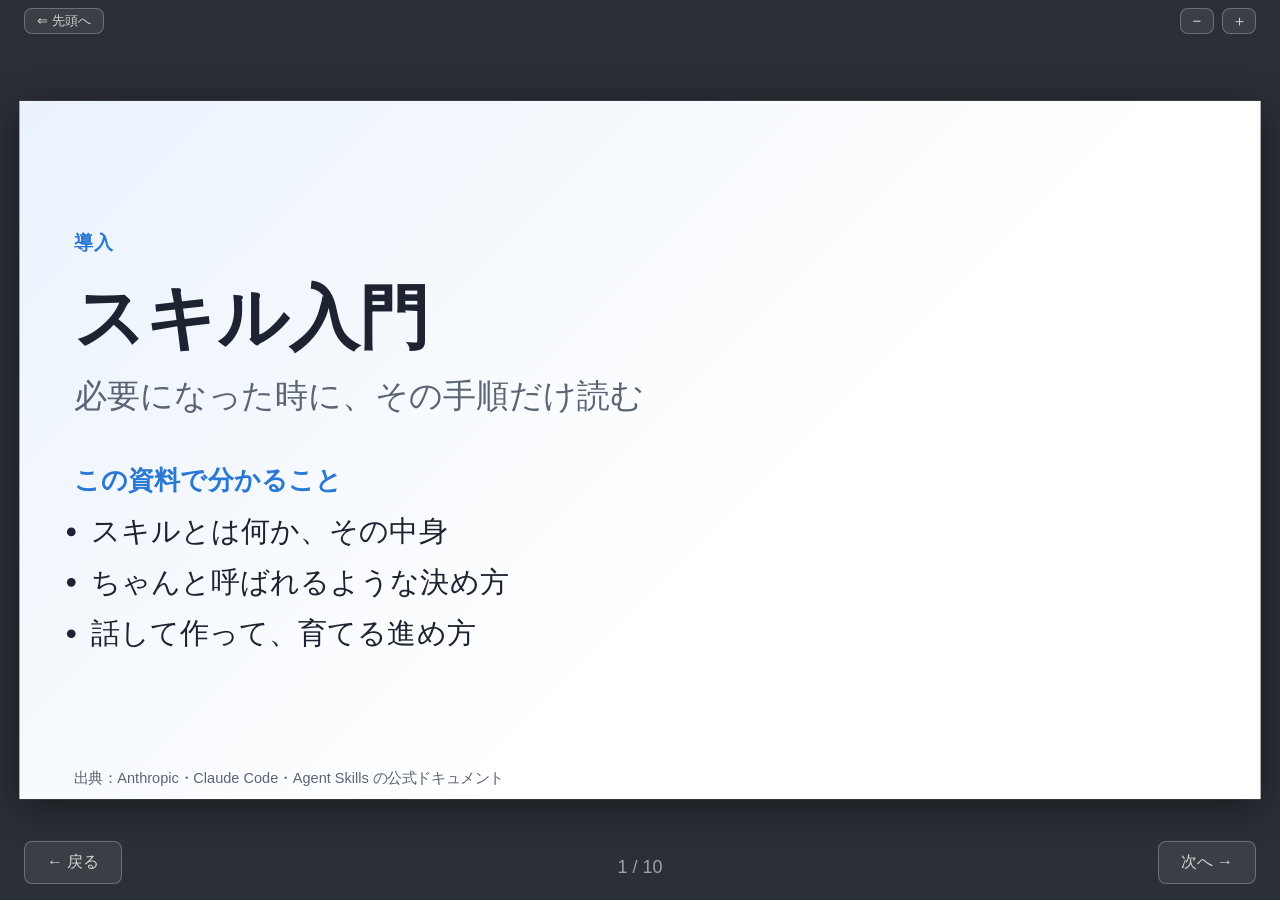
<file: demo/skill-intro-20261117-draft/index.html>
<!doctype html>
<html lang="ja"><head>
<meta name="publish-date" content="2026-11-17">
<title>スキル入門（試作）</title>
<meta name="robots" content="noindex">
<meta name="published" content="2026-11-19 10:25:25">
<meta charset="utf-8"><meta name="viewport" content="width=device-width,initial-scale=1">
<link rel="stylesheet" href="css/style.css"></head><body>
<div class="deck" id="deck">

<!-- 1 表紙 -->
<section class="slide cover full">
  <div class="text">
    <div class="ch">導入</div>
    <h1>スキル入門</h1>
    <div class="sub">必要になった時に、その手順だけ読む</div>
    <h3>この資料で分かること</h3>
    <ul>
      <li>スキルとは何か、その中身</li>
      <li>ちゃんと呼ばれるような決め方</li>
      <li>話して作って、育てる進め方</li>
    </ul>
  </div>
  <div class="src">出典：Anthropic・Claude Code・Agent Skills の公式ドキュメント</div>
</section>

<!-- 2 なぜ要るのか -->
<section class="slide">
  <div class="text roomy">
    <div class="ch">導入｜なぜ要るのか</div>
    <h2 class="h37">同じ手順を、毎回指示し直していませんか？</h2>
    <h3>■ よくある困りごと</h3>
    <ul>
      <li>書式・手順・社内の決まりを、頼むたびに指示し直す</li>
      <li>指示が 1 つ抜けると、出来がばらつく</li>
    </ul>
    <div class="key">手順をまとめておけば、毎回言わなくていい</div>
  </div>
  <div class="fig"><img src="images/同じ説明から手順書をひらめく.webp" alt="上: 新人が見積書の書き方をもう一度聞き、先輩が同じ説明をくり返す。下: 先輩が「そうだ、手順書にまとめてみよう！」とひらめく"></div>
  <div class="src">出典：Anthropic「Agent Skills」・公式ガイド</div>
</section>

<!-- 3 スキルとは -->
<section class="slide half">
  <div class="text">
    <div class="ch">導入｜スキルとは</div>
    <h2 class="h38">必要な時だけ読む SKILL.md</h2>
    <h3>■ 読む順</h3>
    <ul>
      <li><b>いつも</b>：名前と説明だけ（1 つ約 100 トークン）</li>
      <li><b>頼みに当たったら</b>：本文の手順</li>
      <li><b>本文が指した時だけ</b>：資料を読む・スクリプトを動かす</li>
    </ul>
    <div class="key">たくさん入れても、文脈が埋まらない</div>
  </div>
  <div class="fig"><img class="diagram" src="images/SKILL.mdの中身と読む順.svg" alt="SKILL.md の中身——上（青）の名前と説明は「いつも読む」、中（灰）の本文は「当たった時に読む」、下（黄）の資料とスクリプトへの指しは「指された時だけ」"></div>
  <div class="src">出典：Anthropic「Agent Skills」・agentskills.io の仕様</div>
</section>

<!-- 4 呼ばれ方 -->
<section class="slide full">
  <div class="text">
    <div class="ch">展開｜呼ばれ方</div>
    <h2>ちゃんと呼ばれるように決める</h2>
    <h3>■ 決める 2 つ</h3>
    <ul>
      <li>description に、<b>何をするか</b>・<b>いつ使うか</b></li>
      <li>いつも読む所（CLAUDE.md・手順）から「この時はこのスキル」と指す</li>
    </ul>
    <h3>■ Vercel の試験（新しい API を使えるか）</h3>
    <table class="z">
      <colgroup><col class="w72"><col class="w28"></colgroup>
      <tr><th>置き方</th><th>合格率</th></tr>
      <tr><td>スキルを置いただけ（56% の件で呼ばれず）</td><td class="n">53%</td></tr>
      <tr><td>スキル＋「使え」と指示</td><td class="n">79%</td></tr>
      <tr class="hl"><td>いつも読む所に資料の索引</td><td class="n">100%</td></tr>
    </table>
  </div>
  <div class="src">出典：Anthropic のドキュメント・Vercel ブログ（2026-01-27）</div>
</section>

<!-- 5 作り方 -->
<section class="slide">
  <div class="text roomy">
    <div class="ch">展開｜作り方</div>
    <h2 class="h36w">話すだけで作れる——<br>気軽に作って、気軽に使おう</h2>
    <h3>■ 作る</h3>
    <ul>
      <li>スキルを作るスキル（skill-creator）がある</li>
      <li>「こういうスキルを作って」と話すだけで決まる</li>
    </ul>
    <h3>■ 使う</h3>
    <ul>
      <li>公開されているスキルも、気軽に入れてよい</li>
      <li>入れる時は、中身にひと通り目を通す</li>
    </ul>
  </div>
  <div class="fig"><img src="images/話して手順書を作ってもらう.webp" alt="先輩が机から「こういう手順書を作って」と話しかけ、同僚が「はい、書いておきますね」と手順書を書き込んでいく。先輩の机には別の手順書が開かれ、ひと通りめくって確かめている"></div>
  <div class="src">出典：Anthropic の公開スキル集・Codex のドキュメント・Claude ブログ</div>
</section>

<!-- 6 育て方 -->
<section class="slide half">
  <div class="text">
    <div class="ch">展開｜育て方</div>
    <h2>使いながら育てる</h2>
    <h3>■ 見るのは人</h3>
    <ul>
      <li>思った通りの答えが出たか</li>
      <li>ずれていたら、話して直してもらう</li>
    </ul>
    <div class="key">フィードバックするのは、人</div>
  </div>
  <div class="fig"><img class="ring" src="images/スキルを育てる輪.webp" alt="スキルを育てる輪——① 決める（話して作る）② 使う（ふだんの仕事で）③ 人が見る（思った通りか）④ 直す（話して直してもらう）を時計回りの矢印で回す"></div>
  <div class="src">出典：Anthropic 公式ガイド・agentskills.io</div>
</section>

<!-- 7 まとめ -->
<section class="slide full">
  <div class="text">
    <div class="ch">まとめ</div>
    <h2>覚えて帰る 3 つ</h2>
    <div class="cards">
      <div class="card"><div class="num">1</div><div class="t">スキルは、必要な時だけ読む SKILL.md<small>いつも読むのは、名前と説明だけ</small></div></div>
      <div class="card"><div class="num">2</div><div class="t">呼ばれるように、セットで決める<small>description と、まわりの指示（CLAUDE.md・手順）</small></div></div>
      <div class="card"><div class="num">3</div><div class="t">話して作って、使いながら人が育てる<small>フィードバックするのは、人</small></div></div>
    </div>
  </div>
</section>

<!-- 8 おまけ 1 4 コマ漫画 -->
<section class="slide ig"><img src="images/まとめの4コマ漫画.webp" alt="おまけの 4 コマ漫画——同じ手順を毎回教えてぐったり → 手順書にまとめ表紙に「見積書を作る時に開く」→ 新人が自分で開いてできる → 2 人で落とし穴を書き足す"></section>

<!-- 9 おまけ 2 違い -->
<section class="slide">
  <div class="text roomy">
    <div class="ch">おまけ｜違い</div>
    <h2>MCP とスキルは、セットで使う</h2>
    <h3>■ MCP——取扱説明書</h3>
    <ul><li>道具で何ができるか・どう動かすか</li></ul>
    <h3>■ スキル——レシピ</h3>
    <ul><li>何を、どの順で作るか</li></ul>
    <h3>■ CLAUDE.md</h3>
    <ul><li>いつも守る事（毎回必ず読む）</li></ul>
    <div class="key">道具の使い方と、作り方の手順はセット</div>
  </div>
  <div class="fig"><img src="images/取扱説明書とレシピ本.webp" alt="上: 取扱説明書を見ながら調理器の操作（煮る・蒸す・炊く）を知る。下: 肉じゃがのレシピ本の手順どおりに、調理器で作る"></div>
  <div class="src">出典：Anthropic 公式ガイド・Claude Code のドキュメント</div>
</section>

<!-- 10 おまけ 3 置き場所 -->
<section class="slide half">
  <div class="text">
    <div class="ch">おまけ｜置き場所</div>
    <h2 class="h36w">置き場所で、<br>効く範囲が変わる</h2>
    <h3>■ ホームの下</h3>
    <ul><li>自分の全部のプロジェクトに効く</li></ul>
    <h3>■ リポジトリの下</h3>
    <ul><li>そのリポジトリだけに効く</li></ul>
    <h3>■ プラグイン</h3>
    <ul><li>入れた人みんなに効く</li></ul>
    <div class="key s22">claude.ai・API・Claude Code の間では同期しない</div>
  </div>
  <div class="fig"><img class="diagram" src="images/置き場所で効く範囲が変わる.svg" alt="入れ子の箱——ホームの下に置いたスキル X はリポジトリ A にも B にも効き、リポジトリ A の下に置いたスキル Y は A の中だけに効く"></div>
  <div class="src">出典：Claude Code のドキュメント・Anthropic のドキュメント（Claude Code の場合）</div>
</section>

</div>
<div class="pageno" id="pageno"></div>

<script src="js/main.js"></script>
</body>
</html>
</file>
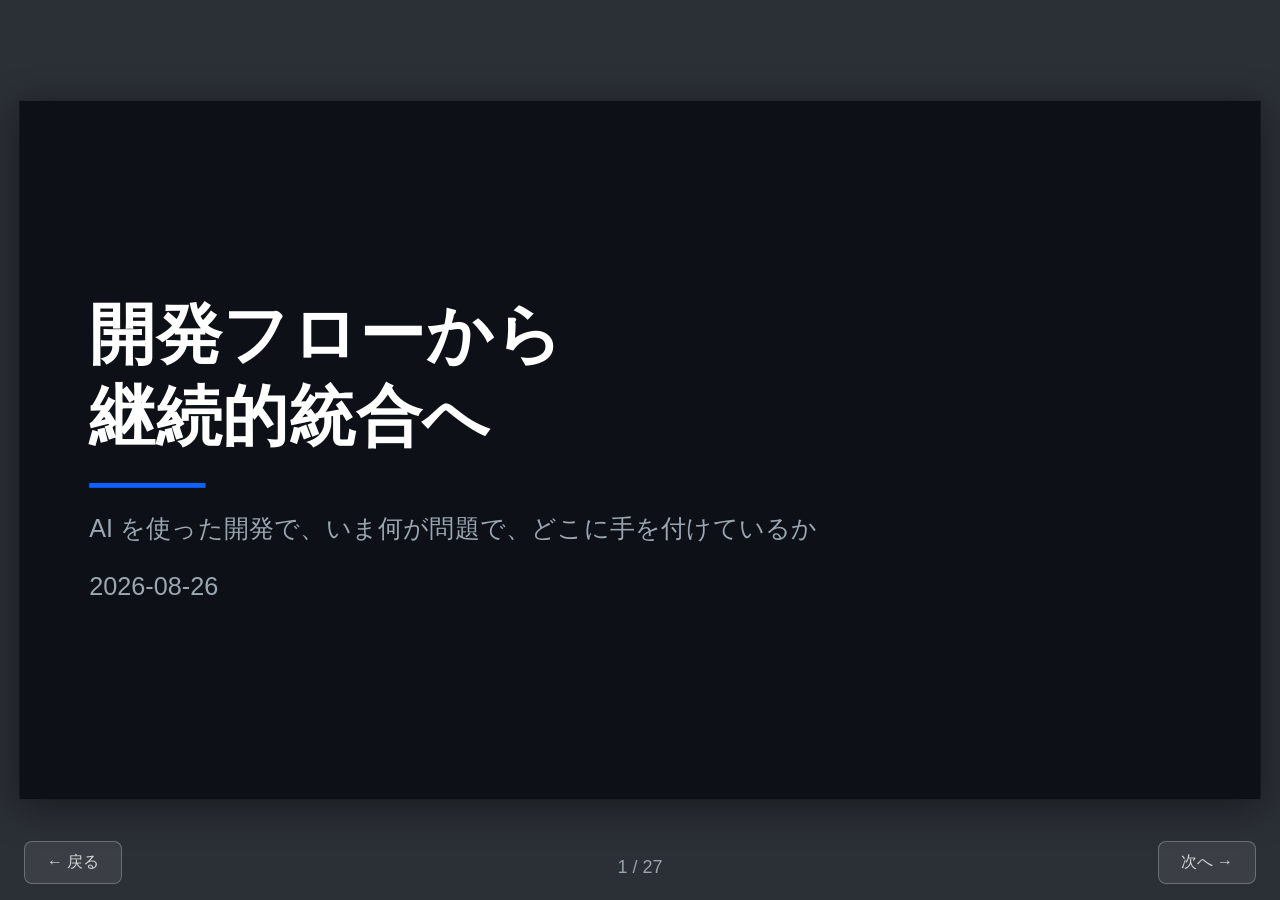
<file: demo/ci-20260826.html>
<!DOCTYPE html>
<html lang="ja">
<head>
<meta name="publish-date" content="2026-08-26">
<title>継続的統合</title>
<meta name="robots" content="noindex">
<meta name="published" content="2026-11-19 04:15:20">
<meta charset="UTF-8">
<style>
  /* ---- 継続的統合 2026-08-26: 16:9 の紙芝居。1つの <section> が1枚 ---- */
  :root {
    --bg: #ffffff;
    --fg: #17202b;
    --accent: #0f62fe;
    --warn: #b5401a;
    --ok: #1f7a4d;
    --muted: #5b6470;
    --line: #d9dee4;
    --soft: #f4f6f9;
    --ink: #0d1117;
  }
  * { margin: 0; padding: 0; box-sizing: border-box; }
  html, body { height: 100%; background: #2b2f36; font-family: "Hiragino Sans", "Noto Sans JP", sans-serif; }

  .deck { position: fixed; inset: 0; display: flex; align-items: center; justify-content: center; }
  section {
    display: none;
    flex: none;
    width: 1280px; height: 720px;
    background: var(--bg); color: var(--fg);
    padding: 56px 72px;
    flex-direction: column; justify-content: flex-start; gap: 24px;
    box-shadow: 0 8px 40px rgba(0,0,0,.45);
    transform-origin: center center;
    position: relative; overflow: hidden;
  }
  section.current { display: flex; }
  /* 中身が少ない枚は縦中央へ寄せる（下に大きな余白を残さない） */
  section.airy { justify-content: center; gap: 40px; }
  section.airy:has(.chap) { padding-top: 74px; }

  /* 行の割り方: 最後の行に1〜2文字だけ残る「泣き別れ」を防ぐ。
     キャッチは <br> で意味の切れ目に自分で折る（自動の均し balance は掛けない——切れ目が意味と合わないため） */
  h1, h2, h3 { text-wrap: balance; }
  p, li, .muted, td, th { text-wrap: pretty; }

  h1 { font-size: 54px; line-height: 1.25; letter-spacing: .01em; }
  h2 { font-size: 38px; line-height: 1.3; border-left: 9px solid var(--accent); padding-left: 18px; }
  p, li { font-size: 26px; line-height: 1.65; }
  ul { padding-left: 1.15em; display: flex; flex-direction: column; gap: 8px; }
  strong { color: var(--accent); }
  .muted { color: var(--muted); font-size: 21px; line-height: 1.6; }

  /* 章名の耳（左上） */
  .chap {
    position: absolute; top: 20px; left: 72px;
    font-size: 17px; letter-spacing: .12em; color: var(--muted);
  }
  section:has(.chap) { padding-top: 74px; }

  /* 表紙 */
  section.cover { justify-content: center; gap: 18px; background: var(--ink); color: #f2f5f8; }
  section.cover h1 { font-size: 68px; color: #fff; }
  section.cover .muted { color: #9aa6b2; font-size: 26px; }
  section.cover .rule { width: 120px; height: 5px; background: var(--accent); margin: 8px 0 4px; }

  /* 章扉（黒地） */
  section.divider {
    background: var(--ink); color: #fff;
    justify-content: center; align-items: flex-start; gap: 20px;
  }
  section.divider .num { font-size: 22px; letter-spacing: .2em; color: #7f8b98; }
  section.divider h1 { font-size: 62px; color: #fff; }
  section.divider .rule { width: 100px; height: 5px; background: var(--accent); }
  section.divider .muted { color: #9aa6b2; }

  /* 一言で言い切る枚（キャッチ） */
  .catch {
    font-size: 44px; line-height: 1.45; font-weight: 700;
    border-left: 9px solid var(--accent); padding: 6px 0 6px 26px;
  }
  .catch.warn { border-left-color: var(--warn); }
  .catch em { font-style: normal; color: var(--accent); }

  /* 表 */
  table { border-collapse: collapse; width: 100%; font-size: 22px; }
  th, td { border: 1px solid var(--line); padding: 9px 14px; text-align: left; vertical-align: top; line-height: 1.5; }
  th { background: var(--soft); font-weight: 700; }
  td.k { width: 62px; text-align: center; color: var(--muted); font-weight: 700; }
  table.small { font-size: 19px; }
  table.small th, table.small td { padding: 7px 11px; }
  table.tight { font-size: 17px; }
  table.tight th, table.tight td { padding: 4px 10px; line-height: 1.4; }
  table.xtight { font-size: 16px; }
  table.xtight th, table.xtight td { padding: 2px 9px; line-height: 1.3; }
  .hot { color: var(--warn); font-weight: 700; }
  .good { color: var(--ok); font-weight: 700; }

  /* 大きな数字 */
  .nums { display: flex; gap: 28px; }
  .nums > div {
    flex: 1; border: 2px solid var(--line); border-radius: 12px;
    padding: 20px 24px; display: flex; flex-direction: column; gap: 4px;
  }
  .nums .n { font-size: 78px; line-height: 1; font-weight: 800; color: var(--accent); }
  .nums .n.warn { color: var(--warn); }
  .nums .lbl { font-size: 21px; color: var(--muted); }

  /* 引用の吹き出し */
  .quote {
    background: var(--soft); border-left: 6px solid var(--muted);
    padding: 14px 22px; font-size: 24px; line-height: 1.6; color: #3a4450;
  }

  /* 箱を横に並べる */
  .boxes { display: flex; gap: 22px; }
  .boxes > div {
    flex: 1; border: 2px solid var(--line); border-radius: 12px; padding: 18px 22px;
    display: flex; flex-direction: column; gap: 8px;
  }
  .boxes h3 { font-size: 26px; }
  .boxes p { font-size: 21px; line-height: 1.55; }

  /* 2段組み */
  .cols { display: flex; gap: 36px; }
  .cols > div { flex: 1; }

  /* 図（インライン SVG） */
  figure { display: flex; justify-content: center; }
  svg { max-width: 100%; height: auto; }
  figcaption { font-size: 20px; color: var(--muted); text-align: center; margin-top: 6px; }

  img { max-width: 100%; height: auto; border-radius: 6px; }

  /* ページ番号（中央下） */
  .pageno {
    position: fixed; left: 50%; bottom: 22px; transform: translateX(-50%);
    color: #9aa2ab; font-size: 18px;
  }

  /* 戻る/進むボタン（js/main.js が自動生成する標準装備） */
  .navbtn {
    position: fixed; bottom: 16px; z-index: 10;
    padding: 10px 22px; border-radius: 8px;
    border: 1px solid rgba(255,255,255,.25);
    background: rgba(255,255,255,.08); color: #cfd6d3;
    font-size: 16px; font-family: inherit; cursor: pointer;
  }
  .navbtn:hover { background: rgba(255,255,255,.2); }
  #prevbtn { left: 24px; }
  #nextbtn { right: 24px; }

</style>
</head>
<body>
<div class="deck" id="deck">

<!-- 1 -->
<section class="cover" data-speaker-notes="報告ではなく問題提起。最後に一緒に洗い出したいことがある。">
  <h1>開発フローから<br>継続的統合へ</h1>
  <div class="rule"></div>
  <p class="muted">AI を使った開発で、いま何が問題で、どこに手を付けているか</p>
  <p class="muted">2026-08-26</p>
</section>

<!-- 2 -->
<section data-speaker-notes="今日は継続的統合の話。開発フローの話ではない。">
  <h2>開発フローと、継続的統合</h2>
  <div class="boxes" style="flex:1">
    <div style="border-color:#5b6470">
      <h3 style="font-size:30px">開発フローとは</h3>
      <p style="font-size:24px"><strong>1つのプログラム</strong>を、設計から実装・検証まで<strong>作り切るための手順</strong>。</p>
      <p style="font-size:22px">何をどの順にやるか、<br>どこで人が判断するかが決まっている</p>
      <p class="good" style="font-size:23px;margin-top:auto">いま、ひととおり形になっている</p>
    </div>
    <div style="border-color:#0f62fe">
      <h3 style="font-size:30px;color:#0f62fe">継続的統合とは</h3>
      <p style="font-size:24px">作ったものを<strong>組み合わせて</strong>、1つのシステムとして<strong>保ち続けるための仕組み</strong>。</p>
      <p style="font-size:22px">プログラムは十数個あり、互いに寄りかかっている。<strong>1つを直せば、寄りかかっている側に影響が出る</strong>——直すたびに整合を取り直す。その取り直しを続けることを「継続的」と言う。</p>
      <p class="hot" style="font-size:23px;margin-top:auto">これからの話</p>
    </div>
  </div>
</section>

<!-- 3 -->
<section class="divider">
  <p class="num">第 1 章</p>
  <h1>前提——いまのやり方</h1>
  <div class="rule"></div>
  <p class="muted">1つを作り切る手順と、そこから出てきた「課題」という単位</p>
</section>

<!-- 4 -->
<section class="airy" data-speaker-notes="0番は毎回の前提確認なので別扱い。1番から10番までが作り切る本体。">
  <p class="chap">第1章 前提</p>
  <h2>開発フロー——0番から10番まで</h2>
  <figure>
  <svg viewBox="0 0 1120 200" role="img" aria-label="開発フローの段（0番から10番まで）">
    <g font-family="Hiragino Sans, sans-serif" text-anchor="middle">
      <rect x="0"   y="26" width="176" height="58" rx="9" fill="#f4f6f9" stroke="#5b6470" stroke-width="2" stroke-dasharray="7 5"/>
      <g fill="#f4f6f9" stroke="#d9dee4" stroke-width="2">
        <rect x="188" y="26" width="176" height="58" rx="9"/>
        <rect x="376" y="26" width="176" height="58" rx="9"/>
        <rect x="564" y="26" width="176" height="58" rx="9"/>
        <rect x="752" y="26" width="176" height="58" rx="9"/>
        <rect x="940" y="26" width="176" height="58" rx="9"/>
        <rect x="0"   y="112" width="176" height="58" rx="9"/>
        <rect x="188" y="112" width="176" height="58" rx="9"/>
        <rect x="376" y="112" width="176" height="58" rx="9"/>
        <rect x="564" y="112" width="176" height="58" rx="9"/>
        <rect x="752" y="112" width="176" height="58" rx="9"/>
      </g>
      <g font-size="15" font-weight="700" fill="#5b6470">
        <text x="88"   y="45">0</text><text x="276" y="45">1</text><text x="464" y="45">2</text>
        <text x="652"  y="45">3</text><text x="840" y="45">4</text><text x="1028" y="45">5</text>
        <text x="88"   y="131">6</text><text x="276" y="131">7</text><text x="464" y="131">8</text>
        <text x="652"  y="131">9</text><text x="840" y="131">10</text>
      </g>
      <g font-size="19" fill="#17202b">
        <text x="88"   y="72">環境確認</text><text x="276" y="72">要件分析</text><text x="464" y="72">要件定義</text>
        <text x="652"  y="72">設計</text><text x="840" y="72">コンセプトレビュー</text><text x="1028" y="72">設計確定</text>
        <text x="88"   y="158">ドキュメント作成</text><text x="276" y="158">実装</text><text x="464" y="158">実データ検証</text>
        <text x="652"  y="158">実装レビュー</text><text x="840" y="158">内部設計書の作成</text>
      </g>
      <path d="M1050 90v10a6 6 0 0 1-6 6H74a6 6 0 0 0-6 6v4" stroke="#d9dee4" stroke-width="2" fill="none" marker-end="url(#arE)"/>
      <defs><marker id="arE" markerWidth="9" markerHeight="9" refX="4.5" refY="7" orient="auto">
        <path d="M0 0l4.5 8L9 0z" fill="#d9dee4"/></marker></defs>
      <text x="88" y="17" font-size="15" fill="#5b6470">別扱い</text>
      <text x="560" y="192" font-size="19" fill="#5b6470">0番は毎回の前提確認なので別扱い。<tspan font-weight="700">1番から10番までが、1つを作り切る本体</tspan></text>
    </g>
  </svg>
  </figure>
  <p class="catch" style="font-size:34px">この手順で、<em>1つのプログラムを作り切れる</em></p>
</section>

<!-- 5 -->
<section data-speaker-notes="まず定義。次に、そこへ至った経緯。思いつきではなく当然の帰結。">
  <p class="chap">第1章 前提</p>
  <h2>課題の導入</h2>
  <p style="font-size:24px;font-weight:700">課題とは——3つの役目を1つに兼ねた単位</p>
  <figure>
  <svg viewBox="0 0 1120 128" role="img" aria-label="仕様書＋変更要求＋チケット＝課題">
    <g font-family="Hiragino Sans, sans-serif" text-anchor="middle">
      <g fill="#f4f6f9" stroke="#d9dee4" stroke-width="2">
        <rect x="14"  y="14" width="190" height="80" rx="10"/>
        <rect x="236" y="14" width="190" height="80" rx="10"/>
        <rect x="458" y="14" width="190" height="80" rx="10"/>
      </g>
      <g font-size="26" fill="#17202b">
        <text x="109" y="52">仕様書</text><text x="331" y="52">変更要求</text><text x="553" y="52">チケット</text>
      </g>
      <g font-size="18" fill="#5b6470">
        <text x="109" y="80">何を作るか</text><text x="331" y="80">何を直すか</text><text x="553" y="80">いつ着手・いつ終了</text>
      </g>
      <g font-size="36" fill="#5b6470"><text x="220" y="66">＋</text><text x="442" y="66">＋</text><text x="686" y="66">＝</text></g>
      <rect x="722" y="6" width="392" height="96" rx="12" fill="#eaf1ff" stroke="#0f62fe" stroke-width="4"/>
      <text x="918" y="50" font-size="40" font-weight="700" fill="#0f62fe">課題</text>
      <text x="918" y="84" font-size="19" fill="#0f62fe">番号が付く／台帳に残る／閉じて終わる</text>
      <text x="560" y="122" font-size="21" fill="#17202b" font-weight="700">開発はすべてここから始まり、これが閉じることで終わる</text>
    </g>
  </svg>
  </figure>
  <p class="muted" style="border-top:2px solid #d9dee4;padding-top:14px;font-size:23px">では、なぜこれを作ったのか</p>
  <figure>
  <svg viewBox="0 0 1120 190" role="img" aria-label="仕様書だけで足りていた、から、置き場を作った、までの流れ">
    <g font-family="Hiragino Sans, sans-serif">
      <rect x="0" y="6" width="330" height="152" rx="12" fill="#f4f6f9" stroke="#d9dee4" stroke-width="2"/>
      <text x="165" y="40" text-anchor="middle" font-size="23" font-weight="700" fill="#17202b">最初は足りていた</text>
      <text x="165" y="76" text-anchor="middle" font-size="19" fill="#3a4450">仕様書を書いて、実装する</text>
      <text x="165" y="104" text-anchor="middle" font-size="19" fill="#3a4450">1本を新しく起こすなら回る</text>
      <text x="165" y="138" text-anchor="middle" font-size="19" fill="#1f7a4d" font-weight="700">✓ 困らなかった</text>

      <path d="M348 82h44" stroke="#5b6470" stroke-width="3" marker-end="url(#arA)"/>
      <defs><marker id="arA" markerWidth="10" markerHeight="10" refX="7" refY="5" orient="auto">
        <path d="M0 0l8 5-8 5z" fill="#5b6470"/></marker></defs>

      <rect x="404" y="6" width="330" height="152" rx="12" fill="#fdeee9" stroke="#b5401a" stroke-width="3"/>
      <text x="569" y="40" text-anchor="middle" font-size="23" font-weight="700" fill="#b5401a">直す段になって困った</text>
      <text x="569" y="72" text-anchor="middle" font-size="18" fill="#b5401a">改善・修正が次から次に出てくる</text>
      <text x="569" y="96" text-anchor="middle" font-size="18" fill="#b5401a">仕様書は「あるべき姿」の紙</text>
      <text x="569" y="126" text-anchor="middle" font-size="19" fill="#b5401a" font-weight="700">受け止める場所が、どこにも無い</text>
      <text x="569" y="148" text-anchor="middle" font-size="17" fill="#b5401a">メモに溜まる → 忘れられる</text>

      <path d="M752 82h44" stroke="#5b6470" stroke-width="3" marker-end="url(#arA)"/>

      <rect x="808" y="6" width="312" height="152" rx="12" fill="#eaf1ff" stroke="#0f62fe" stroke-width="3"/>
      <text x="964" y="40" text-anchor="middle" font-size="23" font-weight="700" fill="#0f62fe">だから置き場を作った</text>
      <text x="964" y="76" text-anchor="middle" font-size="19" fill="#0f62fe">改善・修正を仕様書から追い出す</text>
      <text x="964" y="104" text-anchor="middle" font-size="19" fill="#0f62fe">番号を付けて、台帳に載せる</text>
      <text x="964" y="140" text-anchor="middle" font-size="24" font-weight="700" fill="#0f62fe">＝「課題」</text>
      <text x="560" y="184" text-anchor="middle" font-size="20" fill="#5b6470">思いつきの新機軸ではなく、やっていれば必ずぶつかる、当然の帰結</text>
    </g>
  </svg>
  </figure>
</section>

<!-- 6 -->
<section class="airy" data-speaker-notes="仕様書も課題の一種だと括った。">
  <p class="chap">第1章 前提</p>
  <h2>すべてを「課題」に揃えた</h2>
  <table>
    <tr><th style="width:180px">　</th><th>従来</th><th>いま</th></tr>
    <tr><td class="k" style="width:180px;text-align:left">ゼロから作る</td><td>仕様書を書く</td><td rowspan="2" style="background:#eaf1ff;vertical-align:middle;font-size:26px;font-weight:700;color:#0f62fe">どちらも<strong>課題</strong><br><span style="font-size:20px;font-weight:400">同じ道具・同じ手順・同じ台帳</span></td></tr>
    <tr><td class="k" style="width:180px;text-align:left">動くものを直す</td><td>変更要求を出す</td></tr>
    <tr><td class="k" style="width:180px;text-align:left">作法と置き場</td><td class="hot">別々</td></tr>
  </table>
  <p class="catch">開発に <em>「特別な最初」</em> が無くなる</p>
  <p class="muted">1本目を起こすのも、10年動いているものに1行足すのも、<strong>同じ形の一覧に並ぶ</strong></p>
</section>

<!-- 7 -->
<section class="divider">
  <p class="num">第 2 章</p>
  <h1>出てきた問題</h1>
  <div class="rule"></div>
  <p class="muted">課題で全部を回し始めた瞬間に噴き出した、7つの問題</p>
</section>

<!-- 8 -->
<section data-speaker-notes="視点が逆。仕様は人から、契約はプログラムから。">
  <p class="chap">第2章 出てきた問題</p>
  <h2>「契約」とは</h2>
  <div class="cols">
    <div style="border:2px solid #d9dee4;border-radius:12px;padding:18px 22px">
      <h3 style="font-size:26px">仕様——<span class="muted" style="font-size:22px">人から見たもの</span></h3>
      <p style="font-size:23px;margin-top:8px">「こうなっていてほしい」<br>「こう動いてほしい」</p>
      <p class="muted" style="font-size:20px;margin-top:10px">人どうしなら、これで話が通じる</p>
      <p class="hot" style="font-size:22px;margin-top:12px">機械は、要望からは作れない</p>
    </div>
    <div style="border:3px solid #0f62fe;border-radius:12px;padding:18px 22px;background:#f7faff">
      <h3 style="font-size:26px;color:#0f62fe">契約——<span style="font-size:22px;color:#5b6470">プログラムから見たもの</span></h3>
      <p style="font-size:23px;margin-top:8px"><strong>どこまでが自分の責任か</strong><br>何を引き受け、何は引き受けないか</p>
      <p style="font-size:22px;margin-top:10px">プログラム同士が交わす、<strong>境界と責任範囲の約束</strong></p>
      <p class="muted" style="font-size:20px;margin-top:12px">この線が引かれて、はじめて作れる</p>
    </div>
  </div>
  <p class="catch" style="font-size:30px">契約の中でいちばん重いのが <em>インターフェース</em><br><span style="font-size:23px;font-weight:400">外から見える約束——何を受け取って、何を返すか。<strong>ここは守る。それ以外は直してよい</strong></span></p>
</section>

<!-- 9 -->
<section data-speaker-notes="設定・入力・出力の3つ。それを具体化したものが API。人が契約として見るときはここが最重要。">
  <p class="chap">第2章 出てきた問題</p>
  <h2>インターフェースの導入</h2>
  <p style="font-size:24px;font-weight:700">インターフェースとは——<strong>設定・入力・出力</strong></p>
  <figure>
  <svg viewBox="0 0 1120 255" role="img" aria-label="インターフェースは設定・入力・出力の3つ。具体化したものが API">
    <g font-family="Hiragino Sans, sans-serif" text-anchor="middle">
      <g fill="#eaf1ff" stroke="#0f62fe" stroke-width="3">
        <rect x="0"   y="22" width="286" height="96" rx="12"/>
        <rect x="306" y="22" width="286" height="96" rx="12"/>
        <rect x="612" y="22" width="286" height="96" rx="12"/>
      </g>
      <g font-size="28" font-weight="700" fill="#0f62fe">
        <text x="143" y="60">設定</text><text x="449" y="60">入力</text><text x="755" y="60">出力</text>
      </g>
      <g font-size="18" fill="#0f62fe">
        <text x="143" y="88">動く前に決まっている前提</text><text x="143" y="108">（設定・環境）</text>
        <text x="449" y="88">何を受け取るか</text><text x="449" y="108">その形と決まり</text>
        <text x="755" y="88">何を返すか</text><text x="755" y="108">その形と決まり</text>
      </g>

      <path d="M906 70h34" stroke="#5b6470" stroke-width="3" marker-end="url(#arF)"/>
      <defs><marker id="arF" markerWidth="10" markerHeight="10" refX="7" refY="5" orient="auto">
        <path d="M0 0l8 5-8 5z" fill="#5b6470"/></marker></defs>
      <rect x="948" y="22" width="172" height="96" rx="12" fill="#f4f6f9" stroke="#5b6470" stroke-width="2"/>
      <text x="1034" y="58" font-size="26" font-weight="700" fill="#17202b">API</text>
      <text x="1034" y="86" font-size="17" fill="#5b6470">3つから導かれる</text>
      <text x="1034" y="106" font-size="17" fill="#5b6470">呼び出し方＝具体化</text>

      <text x="560" y="152" font-size="20" fill="#5b6470">この3つは、<tspan font-weight="700" fill="#17202b">どの層でも同じ形で書ける</tspan></text>
      <g fill="#f4f6f9" stroke="#d9dee4" stroke-width="2">
        <rect x="0"   y="168" width="266" height="52" rx="9"/>
        <rect x="570" y="168" width="266" height="52" rx="9"/>
        <rect x="855" y="168" width="265" height="52" rx="9"/>
      </g>
      <rect x="285" y="168" width="266" height="52" rx="9" fill="#eaf1ff" stroke="#0f62fe" stroke-width="3"/>
      <g font-size="21" fill="#17202b">
        <text x="133" y="200">基盤</text>
        <text x="703" y="200">スクリプト</text><text x="988" y="200">共通ルーチン</text>
      </g>
      <text x="418" y="200" font-size="21" font-weight="700" fill="#0f62fe">部品</text>
      <circle cx="533" cy="180" r="7" fill="#0f62fe"/>
      <text x="560" y="245" font-size="19" fill="#5b6470">基盤・部品・スクリプト・共通ルーチン——<tspan font-weight="700" fill="#17202b">どれにも、このインターフェースを作れる</tspan></text>
    </g>
  </svg>
  </figure>
  <p class="catch" style="font-size:30px">人が契約として見るときは、<em>インターフェースが最重要</em>。<em>ここは絶対に守る</em></p>
  <p class="muted">今回、これを<strong>インターフェース定義の規則</strong>として新設し、<strong>全13リポジトリへ配布</strong>した</p>
</section>

<!-- 10 -->
<section data-speaker-notes="この表がこの後ずっと立ち返る地図。">
  <p class="chap">第2章 出てきた問題</p>
  <h2>問題は7つ</h2>
  <table class="small">
    <tr><th style="width:62px">#</th><th style="width:330px">問題</th><th>一言でいうと</th></tr>
    <tr><td class="k">3-1</td><td><strong>課題が閉じない</strong></td><td>積んだ課題が終わらない。原因は5つに分かれる</td></tr>
    <tr><td class="k">3-2</td><td><strong>単位が大きすぎる</strong></td><td>1つの中に3つの仕事。どこが悪いか切り分けられず、契約も書けない</td></tr>
    <tr><td class="k">3-3</td><td><strong>管理の道具が間に合わせ</strong></td><td>計画表はあるが貧弱。AI に即したチケットシステムが要る</td></tr>
    <tr><td class="k">3-4</td><td><strong>どこまで確かめ直すか分からない</strong></td><td>1か所直すたびに全部確かめている。従来の CI の段取りでは追いつかない</td></tr>
    <tr><td class="k">3-5</td><td><strong>人が見る関所は1か所</strong></td><td>見るのは2点（検証・全量データ）。人のレビューを増やしても品質は上がらない</td></tr>
    <tr><td class="k">3-6</td><td><strong>失敗を溜めて棚卸しする</strong></td><td class="good">同じ失敗を繰り返さないための取り組み（前向きな話）</td></tr>
    <tr><td class="k">3-7</td><td><strong>どこまで自動で回せるか</strong></td><td>人を待たずに回して仕事量を増やす。そのとき、全体の統合をどう取るか</td></tr>
  </table>
</section>

<!-- 11 -->
<section data-speaker-notes="一番痛い問題。この後 b・c・d・e を1枚ずつ。">
  <p class="chap">第2章 3-1 課題が閉じない</p>
  <h2>課題が閉じない——原因は5つ</h2>
  <table>
    <tr><th style="width:62px">　</th><th style="width:400px">原因</th><th>一言でいうと</th></tr>
    <tr><td class="k">(a)</td><td>課題が課題を生む</td><td>着手すると別の課題が湧き、元の課題が止まる</td></tr>
    <tr><td class="k">(b)</td><td>仕様に軽重がなく、どれも直せない</td><td><strong>守るべき線が引かれていない</strong></td></tr>
    <tr><td class="k">(c)</td><td>課題と課題の隙間に落ちる</td><td><strong>契約が2枚あっても保証は0枚</strong></td></tr>
    <tr><td class="k">(d)</td><td>波及が見えない</td><td>土台を直したとき、影響がどこへ届くか見えない</td></tr>
    <tr><td class="k">(e)</td><td>順番を守らないと閉じない</td><td>土台側から順にやらないと、上は何度でもやり直し</td></tr>
  </table>
</section>

<!-- 12 -->
<section data-speaker-notes="考えて出た問題ではなく、実物にぶつかって発覚した。">
  <p class="chap">第2章 3-2 単位が大きすぎる</p>
  <h2>1つの中に、3つの仕事が入っている</h2>
  <figure>
  <svg viewBox="0 0 1120 290" role="img" aria-label="大きなかたまりと、部品3つに割った形">
    <g font-family="Hiragino Sans, sans-serif">
      <text x="240" y="28" text-anchor="middle" font-size="22" font-weight="700" fill="#b5401a">いま：1つのかたまり</text>
      <rect x="40" y="45" width="400" height="180" rx="14" fill="#fdeee9" stroke="#b5401a" stroke-width="3"/>
      <g fill="#fff" stroke="#b5401a" stroke-width="2">
        <rect x="70"  y="80" width="150" height="52" rx="8"/>
        <rect x="255" y="80" width="150" height="52" rx="8"/>
        <rect x="160" y="150" width="150" height="52" rx="8"/>
      </g>
      <g font-size="19" fill="#b5401a" text-anchor="middle">
        <text x="145" y="112">振り分け</text><text x="330" y="112">書き換え</text><text x="235" y="182">出力</text>
      </g>
      <text x="240" y="253" text-anchor="middle" font-size="20" fill="#b5401a">どこが悪いか外から切り分けられない</text>
      <text x="240" y="278" text-anchor="middle" font-size="20" fill="#b5401a">受け取るもの3種・返すもの3種 → 契約が書けない</text>

      <path d="M470 135h80" stroke="#5b6470" stroke-width="4" marker-end="url(#ar3)"/>
      <defs><marker id="ar3" markerWidth="11" markerHeight="11" refX="8" refY="5" orient="auto">
        <path d="M0 0l9 5-9 5z" fill="#5b6470"/></marker></defs>

      <text x="840" y="28" text-anchor="middle" font-size="22" font-weight="700" fill="#0f62fe">これから：部品に割る</text>
      <g fill="#eaf1ff" stroke="#0f62fe" stroke-width="3">
        <rect x="575" y="80" width="160" height="105" rx="12"/>
        <rect x="760" y="80" width="160" height="105" rx="12"/>
        <rect x="945" y="80" width="160" height="105" rx="12"/>
      </g>
      <g font-size="21" fill="#0f62fe" text-anchor="middle" font-weight="700">
        <text x="655" y="122">振り分け</text><text x="840" y="122">書き換え</text><text x="1025" y="122">出力</text>
      </g>
      <g font-size="16" fill="#0f62fe" text-anchor="middle">
        <text x="655" y="152">契約</text><text x="840" y="152">契約</text><text x="1025" y="152">契約</text>
        <text x="655" y="172">入→出</text><text x="840" y="172">入→出</text><text x="1025" y="172">入→出</text>
      </g>
      <path d="M737 132h21M922 132h21" stroke="#0f62fe" stroke-width="3" marker-end="url(#ar4)"/>
      <defs><marker id="ar4" markerWidth="10" markerHeight="10" refX="7" refY="5" orient="auto">
        <path d="M0 0l8 5-8 5z" fill="#0f62fe"/></marker></defs>
      <text x="840" y="253" text-anchor="middle" font-size="20" fill="#0f62fe">部品ごとに「何を受け取って何を返すか」が書ける</text>
      <text x="840" y="278" text-anchor="middle" font-size="20" fill="#0f62fe">おかしくなったとき、どの部品が悪いか<tspan font-weight="700">機械が指させる</tspan></text>
    </g>
  </svg>
  </figure>
  <p class="catch warn" style="font-size:28px">人は大きいものを端から端まで見ると、必ず見落とす。<br><em style="color:#b5401a">能力の問題ではなく、大きさの問題</em></p>
</section>

<!-- 13 -->
<section data-speaker-notes="いまの計画表は仮の姿。管理側が本気で考えるのはここ。">
  <p class="chap">第2章 3-3 管理の道具</p>
  <h2>管理の道具が、まだ間に合わせ</h2>
  <div class="boxes" style="flex:1">
    <div style="border-color:#1f7a4d">
      <h3 class="good" style="font-size:26px">いま在るもの</h3>
      <p style="font-size:21px">課題に<strong>状態の印</strong>が付く</p>
      <p style="font-size:21px">全リポジトリの課題を1枚にまとめた<strong>計画表</strong></p>
      <p class="muted" style="font-size:19px;margin-top:auto">間に合わせの1枚の表。<br>管理の道具と呼べる代物ではない</p>
    </div>
    <div style="border-color:#b5401a">
      <h3 class="hot" style="font-size:26px">足りないもの</h3>
      <p style="font-size:21px"><strong>遷移を定義</strong>して変えられること</p>
      <p style="font-size:21px">全部を<strong>一括して見られる</strong>こと</p>
      <p style="font-size:21px"><strong>数に耐える見せ方</strong>（メールでは多すぎて読めない）</p>
    </div>
    <div style="border-color:#5b6470">
      <h3 style="font-size:26px">AI には要らないもの</h3>
      <p style="font-size:19px"><strong>アサイン</strong>——誰に割り当てるか。<br>人が何人もいる前提の機能</p>
      <p style="font-size:19px"><strong>クローズ</strong>——AI が自分で終わらせる。<br>人が押す形にすると、そこで止まる</p>
    </div>
  </div>
  <p class="catch" style="font-size:30px">要るのは、<em>AI に即したチケットシステム</em>——<br>管理の機能は取り入れ、要らない機能は落とし、<em>独立した道具として作る</em></p>
</section>

<!-- 14 -->
<section data-speaker-notes="重いことより厄介なのは、その重さを説明できないこと。">
  <p class="chap">第2章 3-4 確かめる範囲</p>
  <h2>「1行直しただけで、なぜ全部確かめるのか」</h2>
  <table>
    <tr><th style="width:400px">直した内容</th><th>影響が届く先</th></tr>
    <tr><td>説明の文章を1行直した</td><td class="good">誰にも影響しない</td></tr>
    <tr><td>関数の名前を変えた</td><td class="hot">呼んでいる側すべて</td></tr>
    <tr><td>返す値の形を変えた</td><td class="hot">受け取る側すべて。<strong style="color:#b5401a">しかも黙って壊れる</strong></td></tr>
  </table>
  <p class="catch warn" style="font-size:32px">この3つを、いまの仕組みは<em style="color:#b5401a">区別していない</em><br>だから常に最大の扱い——全部確かめ直す</p>
  <p class="muted">検知の仕組みも依存の表も動いている。<br>ただし<strong>「この変更はここまでしか届かない」と機械が言い切れる形</strong>には届いていない</p>
</section>

<!-- 15 -->
<section data-speaker-notes="夜間一括は例にすぎない。従来 CI の段取りそのものが使えない。">
  <p class="chap">第2章 3-4 回すリズム</p>
  <h2>従来の CI の段取りは、ここでは使えない</h2>
  <figure>
  <svg viewBox="0 0 1120 235" role="img" aria-label="従来 CI の直列の段取りと、イベントドリブンで回る形の対比">
    <g font-family="Hiragino Sans, sans-serif">
      <text x="0" y="20" font-size="21" font-weight="700" fill="#b5401a">従来の CI ——人が1段ずつ通す</text>
      <g fill="#f4f6f9" stroke="#d9dee4" stroke-width="2">
        <rect x="0"   y="34" width="150" height="48" rx="8"/>
        <rect x="192" y="34" width="150" height="48" rx="8"/>
        <rect x="384" y="34" width="150" height="48" rx="8"/>
        <rect x="576" y="34" width="150" height="48" rx="8"/>
        <rect x="768" y="34" width="150" height="48" rx="8"/>
        <rect x="960" y="34" width="160" height="48" rx="8"/>
      </g>
      <g font-size="19" fill="#17202b" text-anchor="middle">
        <text x="75" y="64">変更を出す</text><text x="267" y="64">プルリク</text><text x="459" y="64">レビュー</text>
        <text x="651" y="64">承認</text><text x="843" y="64">取り込む</text><text x="1040" y="64">テスト</text>
      </g>
      <g stroke="#b5401a" stroke-width="3" marker-end="url(#arB)">
        <path d="M154 58h30M346 58h30M538 58h30M730 58h30M922 58h30"/>
      </g>
      <defs><marker id="arB" markerWidth="10" markerHeight="10" refX="7" refY="5" orient="auto">
        <path d="M0 0l8 5-8 5z" fill="#b5401a"/></marker></defs>
      <g font-size="15" fill="#b5401a" text-anchor="middle">
        <text x="459" y="99">人待ちで止まる</text><text x="651" y="99">人待ちで止まる</text>
      </g>
      <text x="560" y="122" text-anchor="middle" font-size="18" fill="#b5401a">昼間の作業を、1回そこで閉じる</text>

      <line x1="0" y1="142" x2="1120" y2="142" stroke="#d9dee4" stroke-width="2"/>

      <text x="0" y="170" font-size="21" font-weight="700" fill="#0f62fe">これから ——イベントドリブンで即座に回す</text>
      <rect x="0" y="184" width="200" height="46" rx="8" fill="#eaf1ff" stroke="#0f62fe" stroke-width="3"/>
      <text x="100" y="213" text-anchor="middle" font-size="19" fill="#0f62fe" font-weight="700">イベントが起きる</text>
      <path d="M204 207h34" stroke="#0f62fe" stroke-width="3" marker-end="url(#arC)"/>
      <defs><marker id="arC" markerWidth="10" markerHeight="10" refX="7" refY="5" orient="auto">
        <path d="M0 0l8 5-8 5z" fill="#0f62fe"/></marker></defs>
      <rect x="242" y="184" width="620" height="46" rx="8" fill="#fff" stroke="#0f62fe" stroke-width="3"/>
      <text x="552" y="213" text-anchor="middle" font-size="19" fill="#0f62fe">機械が判断して、その場で反映 → 確かめる → 直す → 次を回す</text>
      <path d="M866 207h34" stroke="#0f62fe" stroke-width="3" marker-end="url(#arC)"/>
      <rect x="904" y="184" width="216" height="46" rx="8" fill="#0f62fe"/>
      <text x="1012" y="213" text-anchor="middle" font-size="19" fill="#fff" font-weight="700">人を待たない・並列</text>
    </g>
  </svg>
  </figure>
  <div class="cols">
    <div><p class="hot" style="font-size:22px"><strong style="color:#b5401a">ぬるい</strong>——人待ちの段で止まるたびに変更が溜まり、どこで壊れたか分からなくなる</p></div>
    <div><p class="hot" style="font-size:22px"><strong style="color:#b5401a">遅すぎる</strong>——人が手で書いていた時代のサイクルに合わせた段取り</p></div>
    <div><p class="hot" style="font-size:22px"><strong style="color:#b5401a">目指す姿に合わない</strong>——24時間365日・並列で動くものに、承認待ちは効かない</p></div>
  </div>
  <p class="catch" style="font-size:30px">イベントドリブンは、<em>機械が自分で判断して回す形</em>でないと成立しない<br><span style="font-size:22px;font-weight:400">人が判断する形のままでは、イベントが来るたびに人のところで詰まる</span></p>
</section>

<!-- 16 -->
<section data-speaker-notes="片方だけでは足りない。1つにまとめて簡略化してはいけない。">
  <p class="chap">第2章 3-5 品質</p>
  <h2>関所は1か所。そこで見るのは2点</h2>
  <table>
    <tr><th style="width:230px">　</th><th>(1) 検証</th><th>(2) 全量データ</th></tr>
    <tr><td class="k" style="width:230px;text-align:left">何を探すか</td><td><strong>仕様との食い違い</strong></td><td><strong>想定外のパターン</strong></td></tr>
    <tr><td class="k" style="width:230px;text-align:left">入力</td><td>人が読んで分かる形に整えたもの</td><td>本物のデータを<strong>全部</strong></td></tr>
    <tr><td class="k" style="width:230px;text-align:left">判定するのは</td><td><strong>人</strong></td><td><strong>機械</strong>（期待値と突き合わせる）</td></tr>
    <tr><td class="k" style="width:230px;text-align:left">これが無いと</td><td class="hot">「動くが意図と違う」を見逃す</td><td class="hot">「そんな値が来るとは思わなかった」を見逃す</td></tr>
  </table>
  <p class="catch" style="font-size:30px">全量とは、<em>いまのところの「世界の全部」</em>——だから言い切れる</p>
</section>

<!-- 17 -->
<section data-speaker-notes="トレードオフではない。人が見ても品質が上がらないから1点に絞っている。">
  <p class="chap">第2章 3-5 品質</p>
  <h2>人が見るのは、インターフェースが守られているか</h2>
  <p class="catch" style="font-size:36px">人が確かめるのは1点——<em>インターフェースが守られているか</em></p>
  <div class="boxes" style="flex:1">
    <div style="border-color:#0f62fe">
      <h3 style="font-size:25px;color:#0f62fe">なぜ、そこなのか</h3>
      <p style="font-size:21px">何を受け取って何を返すか——<strong>人が仕様として思い描いていたものと、そのまま突き合わせられる</strong></p>
      <p style="font-size:21px">中の作りを追わなくてよい</p>
      <p style="font-size:21px"><strong>機械と人の乖離が、ここに出る</strong>——「動くが意図と違う」は、受け取るものと返すものの形に表れる</p>
    </div>
    <div style="border-color:#5b6470">
      <h3 style="font-size:25px">人のレビューを増やしても、品質は上がらない</h3>
      <p style="font-size:21px"><strong>現状では、人のレビューのほうが<br>機械のレビューより品質が落ちる</strong></p>
      <p style="font-size:21px">人は遅い。一度に見渡せる範囲が狭い</p>
      <p style="font-size:21px">大きいものを端から端まで見れば、必ず見落とす</p>
    </div>
  </div>
  <p class="catch" style="font-size:27px">品質を犠牲にして速さを取った、という話ではない。<br><em>人が見ても上がらないから、いちばん効く1点に絞っている</em></p>
</section>

<!-- 18 -->
<section data-speaker-notes="原因と穴の場所は違う。原因はその場で何が起きたか、穴は書かれていない場所。">
  <p class="chap">第2章 3-6 失敗の棚卸し</p>
  <h2>失敗を溜めて、棚卸しする</h2>
  <p class="muted" style="font-size:23px">失敗はその場で直して終わりにせず、<strong>失敗の一覧（危険信号）</strong>へ、この5段で1件ずつ記帳する</p>
  <figure>
  <svg viewBox="0 0 1120 200" role="img" aria-label="記帳の5段">
    <g font-family="Hiragino Sans, sans-serif" text-anchor="middle">
      <g fill="#f4f6f9" stroke="#d9dee4" stroke-width="2">
        <rect x="0"   y="14" width="196" height="128" rx="10"/>
        <rect x="231" y="14" width="196" height="128" rx="10"/>
        <rect x="693" y="14" width="196" height="128" rx="10"/>
      </g>
      <rect x="462" y="14" width="196" height="128" rx="10" fill="#fdeee9" stroke="#b5401a" stroke-width="3"/>
      <rect x="924" y="14" width="196" height="128" rx="10" fill="#eaf1ff" stroke="#0f62fe" stroke-width="3"/>

      <g font-size="19" font-weight="700" fill="#5b6470">
        <text x="98"   y="44">1</text>
        <text x="329"  y="44">2</text>
        <text x="560"  y="44" fill="#b5401a">3</text>
        <text x="791"  y="44">4</text>
        <text x="1022" y="44" fill="#0f62fe">5</text>
      </g>
      <g font-size="23" font-weight="700">
        <text x="98"   y="78" fill="#17202b">何をした</text>
        <text x="329"  y="78" fill="#17202b">何が起こった</text>
        <text x="560"  y="78" fill="#b5401a">どうして起こった</text>
        <text x="791"  y="78" fill="#17202b">どこに穴があるか</text>
        <text x="1022" y="78" fill="#0f62fe">どのように直すか</text>
      </g>
      <g font-size="16" fill="#5b6470">
        <text x="98"   y="105">何をしようとして</text><text x="98"   y="126">何を実行したか</text>
        <text x="329"  y="105">実際に何が起きたか</text><text x="329"  y="126">期待と違ったのはどこか</text>
      </g>
      <g font-size="16" fill="#b5401a">
        <text x="560" y="105">どういう条件が揃うと</text><text x="560" y="126">これが起きるのか</text>
      </g>
      <g font-size="16" fill="#5b6470">
        <text x="791" y="105">設計書・規則のどこに</text><text x="791" y="126">書かれていないのか</text>
      </g>
      <g font-size="15" fill="#0f62fe">
        <text x="1022" y="105">どの規則へ書き足すか</text><text x="1022" y="126">書けて初めて1件が閉じる</text>
      </g>

      <g stroke="#5b6470" stroke-width="3" marker-end="url(#arD)">
        <path d="M200 78h22M431 78h22M662 78h22M893 78h22"/>
      </g>
      <defs><marker id="arD" markerWidth="9" markerHeight="9" refX="6" refY="4.5" orient="auto">
        <path d="M0 0l7 4.5-7 4.5z" fill="#5b6470"/></marker></defs>

      <text x="560" y="176" font-size="20" fill="#5b6470">「原因」と「穴の場所」は違う——原因はその場で何が起きたか、穴は<tspan font-weight="700">書いてあるべきことが書かれていない場所</tspan></text>
    </g>
  </svg>
  </figure>
  <p class="catch" style="font-size:32px">溜めたら棚卸しして<em>規則へ組み込む</em>。組み込んだら消す<br><span style="font-size:26px;font-weight:400">——だから<strong>失敗の一覧（危険信号）が空であること</strong>が健全な状態。<br>溜まっていたら、組み込みが追いついていない合図</span></p>
  <p class="muted">狙いは3つ——<strong>同じ失敗を二度させない／正解に早く着く／レビューの回数を減らす</strong></p>
</section>

<!-- 19 -->
<section data-speaker-notes="道具は白紙。費用の話も避けて通れない。">
  <p class="chap">第2章 3-7 どこまで自動で回せるか</p>
  <h2>どこまで自動で回せるか——そのとき、統合をどう取るか</h2>
  <figure>
  <svg viewBox="0 0 1120 232" role="img" aria-label="人の OK を待つ形と、待たずに回す形の対比">
    <g font-family="Hiragino Sans, sans-serif">
      <text x="20" y="26" font-size="21" font-weight="700" fill="#5b6470">いま——1本ずつ、人の OK を待って進む</text>
      <g fill="#f4f6f9" stroke="#d9dee4" stroke-width="2">
        <rect x="20" y="40" width="150" height="56" rx="9"/><rect x="190" y="40" width="150" height="56" rx="9"/>
      </g>
      <g font-size="19" fill="#17202b" text-anchor="middle"><text x="95" y="75">AI が作る</text><text x="265" y="75">AI が直す</text></g>
      <rect x="360" y="34" width="180" height="68" rx="9" fill="#1f7a4d"/>
      <text x="450" y="66" text-anchor="middle" font-size="21" font-weight="700" fill="#fff">人のレビュー</text>
      <text x="450" y="90" text-anchor="middle" font-size="15" fill="#cfe6da">1回ごとに OK を待つ</text>
      <path d="M556 68h60" stroke="#5b6470" stroke-width="3" marker-end="url(#ar6)"/>
      <defs><marker id="ar6" markerWidth="10" markerHeight="10" refX="7" refY="5" orient="auto">
        <path d="M0 0l8 5-8 5z" fill="#5b6470"/></marker></defs>
      <text x="660" y="75" font-size="20" fill="#5b6470">次へ</text>

      <text x="20" y="146" font-size="21" font-weight="700" fill="#0f62fe">自律型——人を待たずに回して、仕事量を増やす</text>
      <g fill="#f4f6f9" stroke="#d9dee4" stroke-width="2">
        <rect x="20" y="158" width="150" height="56" rx="9"/><rect x="190" y="158" width="150" height="56" rx="9"/>
      </g>
      <g font-size="19" fill="#17202b" text-anchor="middle"><text x="95" y="193">AI が作る</text><text x="265" y="193">AI が直す</text></g>
      <rect x="360" y="152" width="180" height="68" rx="9" fill="#eaf1ff" stroke="#0f62fe" stroke-width="4"/>
      <text x="450" y="182" text-anchor="middle" font-size="22" font-weight="700" fill="#0f62fe">そのまま通す</text>
      <text x="450" y="207" text-anchor="middle" font-size="15" fill="#0f62fe">OK を待たない</text>
      <path d="M556 186h60" stroke="#0f62fe" stroke-width="3" marker-end="url(#ar7)"/>
      <defs><marker id="ar7" markerWidth="10" markerHeight="10" refX="7" refY="5" orient="auto">
        <path d="M0 0l8 5-8 5z" fill="#0f62fe"/></marker></defs>
      <text x="660" y="193" font-size="20" fill="#0f62fe">次へ</text>

      <rect x="740" y="34" width="370" height="186" rx="12" fill="#f4f6f9" stroke="#d9dee4" stroke-width="2"/>
      <text x="925" y="68" text-anchor="middle" font-size="22" font-weight="700" fill="#17202b">そのとき残る問い</text>
      <text x="925" y="102" text-anchor="middle" font-size="19" fill="#3a4450">複数の作業が同時に走る</text>
      <text x="925" y="130" text-anchor="middle" font-size="19" fill="#3a4450">→ 全体を見渡す隙がなくなる</text>
      <text x="925" y="172" text-anchor="middle" font-size="20" font-weight="700" fill="#b5401a">同時に走らせながら</text>
      <text x="925" y="198" text-anchor="middle" font-size="20" font-weight="700" fill="#b5401a">統合を取り続ける技術は、どこにも無い</text>
    </g>
  </svg>
  </figure>
  <p class="catch" style="font-size:29px">種はある——いま作っている<em>「計画」の仕組み</em>。<span style="font-size:24px;font-weight:400">ただし、回す道具そのものは<span class="hot">白紙</span></span></p>
</section>

<!-- 20 -->
<section data-speaker-notes="別々の問題を解いてから最後に大工事、という構図ではない。">
  <p class="chap">第2章 まとめ</p>
  <h2>ここまでの問題は、全部同じ方向を向いている</h2>
  <table class="small">
    <tr><th style="width:430px">解くと</th><th>機械ができるようになること</th></tr>
    <tr><td>契約の境界をはっきりさせる（3-1b）</td><td><strong>「約束どおりか」を判定できる</strong></td></tr>
    <tr><td>単位を小さく分ける（3-2）</td><td><strong>「どこが悪いか」を指させる</strong></td></tr>
    <tr><td>管理の道具を作り直す（3-3）</td><td><strong>「次に何をすべきか」を自分で決められる</strong></td></tr>
    <tr><td>波及を仕組みにする（3-1d）</td><td><strong>「誰に影響するか」を自分で洗い出せる</strong></td></tr>
    <tr><td>品質の関所を機械が判定する形にする（3-5）</td><td><strong>人を待たずに合否が付く</strong></td></tr>
  </table>
  <p class="catch" style="font-size:30px">どれも、いまは<em>人がやっている</em>こと。<br>いまの姿は <em>「手で回している自律型」</em></p>
</section>

<!-- 21 -->
<section class="divider">
  <p class="num">第 3 章</p>
  <h1>いま打っている手</h1>
  <div class="rule"></div>
  <p class="muted">部品への切り出しと、それが環境全体へ及ぼした波及</p>
</section>

<!-- 22 -->
<section data-speaker-notes="1つの概念を足したことが、環境全体の書き直しに波及した。">
  <p class="chap">第3章 いま打っている手</p>
  <h2>部品への切り出し——8月31日に解放</h2>
  <figure>
  <svg viewBox="0 0 1080 215" role="img" aria-label="共通プログラム・部品・基盤の3層">
    <g font-family="Hiragino Sans, sans-serif" text-anchor="middle">
      <rect x="140" y="10" width="800" height="52" rx="10" fill="#f4f6f9" stroke="#d9dee4" stroke-width="2"/>
      <text x="540" y="43" font-size="22" fill="#17202b">基盤（業務システム本体）</text>

      <rect x="140" y="80" width="800" height="72" rx="10" fill="#eaf1ff" stroke="#0f62fe" stroke-width="4"/>
      <text x="540" y="105" font-size="16" fill="#0f62fe">← 新しい層 →</text>
      <g fill="#fff" stroke="#0f62fe" stroke-width="2">
        <rect x="175" y="112" width="170" height="30" rx="6"/><rect x="365" y="112" width="170" height="30" rx="6"/>
        <rect x="555" y="112" width="170" height="30" rx="6"/><rect x="745" y="112" width="160" height="30" rx="6"/>
      </g>
      <g font-size="17" fill="#0f62fe" font-weight="700">
        <text x="260" y="133">部品＋契約</text><text x="450" y="133">部品＋契約</text>
        <text x="640" y="133">部品＋契約</text><text x="825" y="133">部品＋契約</text>
      </g>

      <rect x="140" y="170" width="800" height="42" rx="10" fill="#f4f6f9" stroke="#d9dee4" stroke-width="2"/>
      <text x="540" y="197" font-size="22" fill="#17202b">土台の共通プログラム</text>
    </g>
  </svg>
  </figure>
  <p style="font-size:24px">契約は <strong>前提・入力・出力</strong> の3つに分け、そこから導かれる<strong>呼び出し方</strong>までを約束とする。<br><span class="muted">契約を持つ単位が小さくなるほど、機械が確かめられる範囲が広がる</span></p>
  <p class="catch warn" style="font-size:28px">1つの概念を足したことが、<em style="color:#b5401a">環境全体の書き直しに波及</em>した<br><span style="font-size:22px;font-weight:400">8月25〜26日に12リポジトリの設計書を書き直し。<strong>8月31日に一区切りつけて、開発を再開する</strong></span></p>
</section>

<!-- 23 -->
<section data-speaker-notes="左の青が元の問題。その下にぶら下がるのが派生。右端の状態を見てほしい。">
  <p class="chap">第3章 いま打っている手</p>
  <h2>打っている手の一覧</h2>
  <table class="xtight">
    <tr><th style="width:230px">元の問題</th><th>打っている手</th><th style="width:210px">状態</th></tr>

    <tr><td rowspan="4" style="background:#eaf1ff;color:#0f62fe;font-weight:700;vertical-align:middle;font-size:18px">3-1<br>課題が閉じない</td>
        <td><strong>(a〜c) 課題の書き方</strong>——「自分のところだけ書く／他人の事情は書かない」を規則に</td><td class="good">動いている</td></tr>
    <tr><td><strong>(b) 契約の境界</strong>——インターフェース定義の規則を新設し、全13リポジトリへ配布</td><td class="good">導入したところ</td></tr>
    <tr><td><strong>(d) 波及</strong>——契約変更の検知は動く。受け先は「計画」リポジトリと決めた</td><td class="hot">手作業・仕組み化はこれから</td></tr>
    <tr><td><strong>(e) 順番</strong>——依存の梯子を1枚の表に確定。計画がこれを読んで層を自動判定</td><td class="good">動いている</td></tr>

    <tr><td style="background:#eaf1ff;color:#0f62fe;font-weight:700;font-size:18px">3-2<br>単位が大きすぎる</td>
        <td><strong>部品への切り出し</strong>——新しい種類を設け、基盤を切り出す。部品ごとに契約を持たせる</td><td><strong>いま最大の取り組み・8/31 解放</strong></td></tr>

    <tr><td style="background:#eaf1ff;color:#0f62fe;font-weight:700;font-size:18px">3-3<br>管理の道具が間に合わせ</td>
        <td>計画表——全リポジトリの課題を1枚に。ただし間に合わせ</td><td class="hot">仮の姿・道具の作り直しが要る</td></tr>

    <tr><td style="background:#eaf1ff;color:#0f62fe;font-weight:700;font-size:18px">3-4<br>どこまで確かめ直すか</td>
        <td>分業して後で取り込む仕組みは導入済み</td><td class="hot">自動で確かめて配るは未着手</td></tr>

    <tr><td style="background:#eaf1ff;color:#0f62fe;font-weight:700;font-size:18px">3-5<br>人が見る関所は1か所</td>
        <td>人が見る関所は1か所、見るのは2点（検証・全量データ）と決めた</td><td class="hot">方針は確定・実装はこれから</td></tr>

    <tr><td style="background:#eaf1ff;color:#0f62fe;font-weight:700;font-size:18px">3-6<br>失敗を溜めて棚卸し</td>
        <td>失敗の一覧（危険信号）・記憶の整理</td><td class="good">動いている（一部は手作業）</td></tr>

    <tr><td style="background:#eaf1ff;color:#0f62fe;font-weight:700;font-size:18px">3-7<br>どこまで自動で回せるか</td>
        <td>計画の仕組みがその種になる。ほかの問題を解くこと自体が1歩</td><td class="hot">方向は定まった・道具は白紙</td></tr>
  </table>
</section>

<!-- 24 -->
<section class="divider">
  <p class="num">第 4 章</p>
  <h1>現在地と、最優先事項</h1>
  <div class="rule"></div>
  <p class="muted">台帳の数字と、先に片付けなければならないこと</p>
</section>

<!-- 25 -->
<section data-speaker-notes="日別の表が主役。土日が突出しているのは意図的。合計は閉じた75＋作業110＝185。">
  <p class="chap">第4章 現在地</p>
  <h2>直近1週間の実績（8月19日〜26日）</h2>
  <div class="cols" style="gap:32px">
    <div style="flex:1.35">
      <table class="xtight">
        <tr><th style="width:150px">日</th><th>積んだ課題</th><th>閉じた課題</th><th>終えた作業</th></tr>
        <tr><td>8月19日（水）</td><td>6</td><td>9</td><td>15</td></tr>
        <tr><td>8月20日（木）</td><td>1</td><td>2</td><td>12</td></tr>
        <tr><td>8月21日（金）</td><td>7</td><td>9</td><td>5</td></tr>
        <tr style="background:#eaf1ff"><td><strong>8月22日（土）</strong></td><td>3</td><td><strong>14</strong></td><td><strong>27</strong></td></tr>
        <tr style="background:#eaf1ff"><td><strong>8月23日（日）</strong></td><td>17</td><td><strong>22</strong></td><td><strong>28</strong></td></tr>
        <tr><td>8月24日（月）</td><td>2</td><td>10</td><td>1</td></tr>
        <tr><td>8月25日（火）</td><td>5</td><td>5</td><td>6</td></tr>
        <tr><td>8月26日（水）</td><td>5</td><td>4</td><td>16</td></tr>
        <tr><th>合計</th><th>46</th><th>75</th><th>110</th></tr>
      </table>
      <p class="muted" style="font-size:19px;margin-top:8px">土日が突出しているのは<strong>意図的</strong>——大きい変更は週末に寄せている。平日はシステムが使われているので、危険の大きい手は打てない</p>
    </div>
    <div style="flex:1;display:flex;flex-direction:column;gap:14px">
      <div style="border:2px solid #d9dee4;border-radius:12px;padding:12px 18px">
        <span style="font-size:18px;color:#5b6470">終わった仕事（閉じた課題75＋終えた作業110）</span>
        <div style="font-size:50px;line-height:1.05;font-weight:800;color:#0f62fe">185<span style="font-size:24px">件</span></div>
      </div>
      <div style="border:2px solid #d9dee4;border-radius:12px;padding:12px 18px">
        <span style="font-size:19px;color:#5b6470">いま残っている課題</span>
        <div style="font-size:50px;line-height:1.05;font-weight:800;color:#0f62fe">4<span style="font-size:24px">件</span></div>
      </div>
      <div style="border:2px solid #b5401a;border-radius:12px;padding:12px 18px">
        <span style="font-size:19px;color:#5b6470">そのうち、実際に手が止められるもの</span>
        <div style="font-size:50px;line-height:1.05;font-weight:800;color:#b5401a">1<span style="font-size:24px">件</span></div>
        <span style="font-size:17px;color:#b5401a">git で管理する範囲——<strong style="color:#b5401a">決めれば動く</strong>。残る3件は外の事情待ち</span>
      </div>
    </div>
  </div>
  <p class="catch" style="font-size:25px">積んだ46は入ってくる数なので、終わった数には足さない。<br><em>「やり方が分からなくて進めない」ものは0件</em></p>
</section>

<!-- 26 -->
<section data-speaker-notes="本来は機械が解くべきことを手でやった。組み込めなかったものは、また同じ問題が起きる。">
  <p class="chap">第4章 現在地</p>
  <h2>組み込めなかったものは、また起きる</h2>
  <p class="muted" style="font-size:23px">作業110件は、<strong>本来なら機械が解くべきことを手でやったもの</strong>を含む。<br>その中身は一様ではないので、まず種類で分けて見る</p>
  <div class="boxes" style="flex:1">
    <div style="border-color:#5b6470">
      <h3 style="font-size:23px">仕組みに移す話ではない</h3>
      <p style="font-size:20px">資料づくり、道具の手入れ、<br>複数リポジトリにまたがる直し</p>
      <p class="muted" style="font-size:18px;margin-top:auto">その都度やればよい。<br><strong>減らす対象ではない</strong></p>
    </div>
    <div style="border-color:#1f7a4d">
      <h3 class="good" style="font-size:23px">仕組みに組み込めた</h3>
      <p style="font-size:20px">作業のたびに「これは仕組みにできないか」を当てて、<br><strong>できたものは規則や道具へ入れた</strong></p>
      <p class="good" style="font-size:18px;margin-top:auto">二度目は機械が解く</p>
    </div>
    <div style="border-color:#b5401a" >
      <h3 class="hot" style="font-size:23px">組み込めなかった</h3>
      <p style="font-size:20px">「終わったが、<strong>どう仕組みにできるかは分からなかった</strong>」</p>
      <p class="hot" style="font-size:19px;margin-top:auto"><strong style="color:#b5401a">システムに入っていない<br>＝また同じ問題が起きる</strong></p>
    </div>
  </div>
  <p class="catch warn" style="font-size:30px">手で片付けたことは、<em style="color:#b5401a">片付いていない</em>。<br><span style="font-size:23px;font-weight:400">仕組みに入るまで、同じ問題は何度でも戻ってくる——<strong>台帳の「終えた」は、そこを区別していない</strong></span></p>
</section>

<!-- 27 -->
<section class="airy" data-speaker-notes="ほかにも手は動いている。ただし、これが最優先。8月31日に一区切り。">
  <p class="chap">第4章 最優先事項</p>
  <h2>最優先事項——部品への切り出し</h2>
  <p class="muted" style="font-size:23px">打っている手はほかにもある（22枚目の一覧）。<strong>そのうち、これだけは先に片付けなければならない</strong></p>
  <p class="catch" style="font-size:36px">基盤を「部品」という単位へ割り、<em>部品ごとに契約を持たせる</em></p>
  <div class="boxes">
    <div style="border-color:#0f62fe">
      <h3 style="font-size:24px;color:#0f62fe">なぜ最優先なのか</h3>
      <p style="font-size:21px">ここが片付かないと、<strong>先へ進めない場所</strong>だから</p>
      <p style="font-size:21px">単位が小さく契約がはっきりすれば、<strong>確かめる範囲もその分だけ狭くなる</strong></p>
    </div>
    <div style="border-color:#5b6470">
      <h3 style="font-size:24px">いつ、どうなるか</h3>
      <p style="font-size:21px"><strong>8月31日（月）に一区切りつけて、開発を再開します</strong></p>
      <p style="font-size:21px">全部を切り出し終える、という意味ではない——<strong>開発を再開できる状態まで持っていく</strong></p>
    </div>
  </div>
  <p class="muted">この作り直しは<strong>一度きり</strong>——次からを軽くするための作業です</p>
</section>

</div>
<div class="pageno" id="pageno"></div>

<script>
  // ---- 送り: ←→キー・クリック・スペース。URL の #n で途中から開ける ----
  const slides = [...document.querySelectorAll('section')];
  const pageno = document.getElementById('pageno');
  let cur = Math.min(Math.max((parseInt(location.hash.slice(1)) || 1) - 1, 0), slides.length - 1);

  function show(n) {
    cur = Math.min(Math.max(n, 0), slides.length - 1);
    slides.forEach((s, i) => s.classList.toggle('current', i === cur));
    pageno.textContent = (cur + 1) + ' / ' + slides.length;
    history.replaceState(null, '', '#' + (cur + 1));
    fit();
  }
  // 画面幅に合わせて 1280x720 を等倍縮尺
  function fit() {
    const scale = Math.min(innerWidth / 1320, innerHeight / 760, 1);
    slides[cur].style.transform = 'scale(' + scale + ')';
  }
  addEventListener('resize', fit);
  addEventListener('keydown', e => {
    if (e.key === 'ArrowRight' || e.key === ' ' || e.key === 'PageDown') show(cur + 1);
    if (e.key === 'ArrowLeft' || e.key === 'PageUp') show(cur - 1);
    if (e.key === 'Home') show(0);
    if (e.key === 'End') show(slides.length - 1);
  });
  addEventListener('click', e => { if (!e.target.closest('a, .navbtn')) show(cur + 1); });

  // ---- 戻る/進むボタン（標準装備・js が自動で生成する） ----
  for (const [id, label, step] of [['prevbtn', '← 戻る', -1], ['nextbtn', '次へ →', 1]]) {
    const b = document.createElement('button');
    b.id = id; b.className = 'navbtn'; b.textContent = label;
    b.addEventListener('click', e => { e.stopPropagation(); show(cur + step); });
    document.body.appendChild(b);
  }
  show(cur);

</script>
</body>
</html>
</file>
<file: demo/context-design-20260930/css/style.css>
/* ============================================================
     トンマナ: plain — 白地・青の罫。読みやすさ最優先の既定
     使い方: このファイルを公演の css/style.css へコピーする
     ============================================================ */
  /* ---- 継続的統合 2026-08-26: 16:9 の紙芝居。1つの <section> が1枚 ---- */
  :root {
    --bg: #ffffff;
    --fg: #17202b;
    --accent: #0f62fe;
    --warn: #b5401a;
    --ok: #1f7a4d;
    --muted: #5b6470;
    --line: #d9dee4;
    --soft: #f4f6f9;
    --ink: #0d1117;
  }
  * { margin: 0; padding: 0; box-sizing: border-box; }
  html, body { height: 100%; background: #2b2f36; font-family: "Hiragino Sans", "Noto Sans JP", sans-serif; }

  .deck { position: fixed; inset: 0; display: flex; align-items: center; justify-content: center; }
  section {
    display: none;
    flex: none;
    width: 1280px; height: 720px;
    background: var(--bg); color: var(--fg);
    padding: 74px 72px 56px;
    flex-direction: column; justify-content: flex-start; gap: 24px;
    box-shadow: 0 8px 40px rgba(0,0,0,.45);
    transform-origin: center center;
    position: relative; overflow: hidden;
  }
  section.current { display: flex; }
  /* 中身が少ない枚は縦中央へ寄せる（下に大きな余白を残さない） */
  section.airy { justify-content: center; gap: 40px; }


  /* 行の割り方: 最後の行に1〜2文字だけ残る「泣き別れ」を防ぐ。
     キャッチは <br> で意味の切れ目に自分で折る（自動の均し balance は掛けない——切れ目が意味と合わないため） */
  h1, h2, h3 { text-wrap: balance; }
  p, li, .muted, td, th { text-wrap: pretty; }

  h1 { font-size: 54px; line-height: 1.25; letter-spacing: .01em; }
  h2 { font-size: 38px; line-height: 1.3; border-left: 9px solid var(--accent); padding-left: 18px; }
  p, li { font-size: 26px; line-height: 1.65; }
  ul { padding-left: 1.15em; display: flex; flex-direction: column; gap: 8px; }
  strong { color: var(--accent); }
  .muted { color: var(--muted); font-size: 21px; line-height: 1.6; }

  /* 章名の耳（左上） */
  .chap {
    position: absolute; top: 20px; left: 72px;
    font-size: 17px; letter-spacing: .12em; color: var(--muted);
  }
  /* 章名の耳の有無で上の余白を変えない——見出しの開始位置は全枚で同じにする */


  /* 見出しの耳（左上）——表紙では「日付・誰向け」を置く。どの枚にも同じ位置に出る */
  .meta {
    position: absolute; top: 20px; left: 72px;
    font-size: 17px; letter-spacing: .12em; color: var(--muted);
    display: flex; gap: 22px;
  }

  section.cover .meta, section.divider .meta { color: #9aa6b2; }

  /* 表紙 */
  section.cover { justify-content: center; gap: 18px; background: var(--ink); color: #f2f5f8; }
  section.cover h1 { font-size: 68px; color: #fff; }
  section.cover .muted { color: #9aa6b2; font-size: 26px; }
  section.cover .rule { width: 120px; height: 5px; background: var(--accent); margin: 8px 0 4px; }

  /* 章扉（黒地） */
  section.divider {
    background: var(--ink); color: #fff;
    justify-content: center; align-items: flex-start; gap: 20px;
  }
  section.divider .num { font-size: 22px; letter-spacing: .2em; color: #7f8b98; }
  section.divider h1 { font-size: 62px; color: #fff; }
  section.divider .rule { width: 100px; height: 5px; background: var(--accent); }
  section.divider .muted { color: #9aa6b2; }

  /* 一言で言い切る枚（キャッチ） */
  .catch {
    font-size: 44px; line-height: 1.45; font-weight: 700;
    border-left: 9px solid var(--accent); padding: 6px 0 6px 26px;
  }
  .catch.warn { border-left-color: var(--warn); }
  .catch em { font-style: normal; color: var(--accent); }


  /* 中身の詰まった枚（大きな表が主役）——帯と補足だけ小さくして、表に場所を譲る。
     見出し（h2）の級数は変えない——枚ごとに見出しの大きさが変わるのは見苦しい */
  section.dense { gap: 16px; }
  section.dense .catch { font-size: 26px; border-left-width: 7px; padding: 2px 0 2px 18px; }
  section.dense .muted { font-size: 18px; }

  /* 表 */
  table { border-collapse: collapse; width: 100%; font-size: 22px; }
  th, td { border: 1px solid var(--line); padding: 9px 14px; text-align: left; vertical-align: top; line-height: 1.5; }
  th { background: var(--soft); font-weight: 700; }
  td.k { width: 62px; text-align: center; color: var(--muted); font-weight: 700; }
  table.small { font-size: 19px; }
  table.small th, table.small td { padding: 7px 11px; }
  table.tight { font-size: 17px; }
  table.tight th, table.tight td { padding: 4px 10px; line-height: 1.4; }
  table.xtight { font-size: 16px; }
  table.xtight th, table.xtight td { padding: 2px 9px; line-height: 1.3; }
  .hot { color: var(--warn); font-weight: 700; }
  .good { color: var(--ok); font-weight: 700; }

  /* 注記（表の下にぶら下げる小さな箇条書き）。表中の <sup>注1</sup> と対で使う */
  .notes { list-style: none; padding: 0; display: flex; flex-direction: column; gap: 3px; }
  .notes li { font-size: 13px; line-height: 1.5; color: var(--muted); }
  .notes strong { color: var(--muted); }
  .notes strong.hot { color: var(--warn); }
  sup { font-size: .62em; color: var(--muted); vertical-align: super; }

  /* 大きな数字 */
  .nums { display: flex; gap: 28px; }
  .nums > div {
    flex: 1; border: 2px solid var(--line); border-radius: 12px;
    padding: 20px 24px; display: flex; flex-direction: column; gap: 4px;
  }
  .nums .n { font-size: 78px; line-height: 1; font-weight: 800; color: var(--accent); }
  .nums .n.warn { color: var(--warn); }
  .nums .lbl { font-size: 21px; color: var(--muted); }

  /* 引用の吹き出し */
  .quote {
    background: var(--soft); border-left: 6px solid var(--muted);
    padding: 14px 22px; font-size: 24px; line-height: 1.6; color: #3a4450;
  }

  /* 箱を横に並べる */
  .boxes { display: flex; gap: 22px; }
  .boxes > div {
    flex: 1; border: 2px solid var(--line); border-radius: 12px; padding: 18px 22px;
    display: flex; flex-direction: column; gap: 8px;
  }
  .boxes h3 { font-size: 26px; }
  .boxes p { font-size: 21px; line-height: 1.55; }

  /* 2段組み */
  .cols { display: flex; gap: 36px; }
  .cols > div { flex: 1; }

  /* 図（インライン SVG） */
  figure { display: flex; flex-direction: column; justify-content: center; align-items: center;
           flex: 1; min-height: 0; gap: 8px; }
  svg { max-width: 100%; max-height: 100%; height: auto; }
  figcaption { font-size: 20px; color: var(--muted); text-align: center; margin-top: 6px; }

  img { max-width: 100%; max-height: 100%; height: auto; object-fit: contain; border-radius: 6px; }

  /* ページ番号（中央下） */
  .pageno {
    position: fixed; left: 50%; bottom: 22px; transform: translateX(-50%);
    color: #9aa2ab; font-size: 18px;
  }

  /* 戻る/進むボタン（js/main.js が自動生成する標準装備） */
  .navbtn {
    position: fixed; bottom: 16px; z-index: 10;
    padding: 10px 22px; border-radius: 8px;
    border: 1px solid rgba(255,255,255,.25);
    background: rgba(255,255,255,.08); color: #cfd6d3;
    font-size: 16px; font-family: inherit; cursor: pointer;
  }
  .navbtn:hover { background: rgba(255,255,255,.2); }
  #prevbtn { left: 24px; }
  #nextbtn { right: 24px; }
  /* 章名の耳（.chap）の上に収まる高さにする——重ねない */
  #homebtn { top: 8px; left: 24px; bottom: auto; padding: 3px 12px; font-size: 13px; }
  /* 右上の拡大・縮小。先頭へと同じ高さにそろえる */
  .zoombtn { top: 8px; bottom: auto; padding: 3px 0; width: 34px; font-size: 15px; line-height: 1.2; text-align: center; }
  #zoomoutbtn { right: 66px; }
  #zoominbtn  { right: 24px; }

  /* 枚へのリンク（目次から章扉へ・まとめからその枚へ）。地の文と同じ色で、点線だけで示す */
  a { color: inherit; text-decoration: none; border-bottom: 1px dotted currentColor; }
  a:hover { border-bottom-style: solid; }
</file>
<file: demo/context-design-20260930/css/前回のおさらい.css>
/* 例外の枚（3〜6枚目「前回のおさらい」）だけに効くスタイル。
   前の版（持ち込み・1920×1080 のアートボード）をそのまま引用しているので、
   トンマナの顔ぶれではなく、当時の CSS 変数とインラインスタイルで成り立っている。
   トンマナを替えてもこの5枚は変わらない——それが狙い（前回で閉じた話なので、前回の姿のまま見せる）。
   置き場が css/ でもトンマナの use.sh に消されない（use.sh が消すのは前のトンマナが持っていた物だけ）。 */

section.legacy {
  /* 当時のアートボードの実寸（1920×1080）で書かれている。
     zoom で 2/3 に縮めて、ほかの枚と同じ 1280×720 の見かけに揃える——
     こうすれば送りの縮尺は全公演共通の標準品（1280×720 前提・上限1倍）のままでよい。 */
  width: 1920px; height: 1080px; zoom: 0.6666667;
  padding: 0; gap: 0;
  overflow: hidden;

  /* 当時のヘルメット（:root）から回収した値 */
  --t-title: 64px; --t-sub: 44px; --t-body: 34px; --t-small: 28px; --t-mono: 26px;
  --px: 100px; --pt: 96px; --pb: 80px; --gap-title: 52px; --gap-item: 26px;
  --ink: #14181D; --mid: #3C444D; --mut: #6B747E; --rule: #C6CDD4; --bg: #F4F6F8;
  --panel: #FFFFFF; --dark: #2A31A8;
  --strong: #8C959E; --indigo: #2A31A8; --cyan: #33B1C1; --pale: #E8EDF6; --sunk: #EAEEF2;
  /* デザインシステム（_ds）由来 */
  --stf-ground: #F4F6F8; --stf-indigo: #2A31A8; --stf-ink: #14181D; --stf-line-strong: #8C959E;
}
section.legacy.current { display: flex; }

/* 引用した枚はインラインスタイルに display:flex を持っているので、
   クラスだけの指定では隠れない。!important で隠す（当時の css と同じ手当て）。 */
.deck > section.legacy:not(.current) { display: none !important; }
</file>
<file: demo/skill-intro-20261117-draft/css/style.css>
/* ============================================================
   トンマナ: なし（MasaoAI の 2026-11-17 の版の見た目をそのまま写した——materials/tonmana/ の写しではない）
   元: ~/REPOS/MasaoAI/output/2026-11-13_theme-skills/slides.html の <style>
   クラスの顔ぶれが MasaoAI のもの（.slide .text .fig .ch .key .src .cards …）なので、
   materials/tonmana/ のトンマナを当てても効かない。見た目を替えるなら枚の HTML から作り直す。
   ============================================================ */
:root{--bg:#eef0f3;--card:#fff;--ink:#1d2330;--sub:#5b6475;--accent:#2a78d6;--warn:#d03b3b;--line:#dde1e7;--soft:#eaf2fc}
*{box-sizing:border-box;margin:0;padding:0}
html,body{height:100%}
body{background:#2b2f36;color:var(--ink);font-family:"Hiragino Sans","Hiragino Kaku Gothic ProN","Noto Sans JP","Noto Sans CJK JP",sans-serif}

/* ---- 送り（demo の標準）: 1 つの section が 1 枚。js/main.js が current を付けて拡大縮小する ---- */
.deck{position:fixed;inset:0;display:flex;align-items:center;justify-content:center}
section.slide{display:none;flex:none;box-shadow:0 8px 40px rgba(0,0,0,.45);transform-origin:center center}
section.slide.current{display:flex}
section.slide.ig.current{display:block}

/* ---- 枚の中身（MasaoAI のまま） ---- */
.slide{width:1280px;height:720px;background:var(--card);position:relative;overflow:hidden}
.text{flex:0 0 853px;padding:38px 40px 46px 56px;display:flex;flex-direction:column}
.slide.full .text{flex:1 1 auto;padding-right:56px}
.fig{flex:0 0 427px;background:#fff;display:flex;align-items:center;justify-content:center;border-left:1px solid var(--line)}
.fig img{width:100%;height:720px;object-fit:contain;display:block;background:#fff}  /* 元は width:427px——欄の左の罫 1px のぶん、絵が枚の右へ 1px はみ出していたので、欄の幅いっぱい（426px）にした */
.ch{color:var(--accent);font-weight:700;font-size:20px;letter-spacing:.05em}
h1{font-size:72px;line-height:1.2;margin:.3em 0 .2em}
h2{font-size:44px;line-height:1.25;margin:.2em 0 .4em;white-space:nowrap}
h3{font-size:27px;color:var(--accent);margin:.4em 0 .15em}
ul{padding-left:1.1em}
li{font-size:27px;line-height:1.45;margin:.12em 0}
.key{margin-top:auto;font-size:27px;font-weight:700;border-left:6px solid var(--accent);background:var(--soft);padding:.35em .6em;border-radius:4px}
.src{position:absolute;left:56px;bottom:12px;color:var(--sub);font-size:15px}
.cover{background:linear-gradient(135deg,#eaf2fc,#fff 60%)}
.cover .text{justify-content:center;flex:1}
.cover .sub{font-size:34px;color:var(--sub);margin-bottom:1em}
.cover li{font-size:30px;margin:.3em 0}
table{border-collapse:collapse;width:100%;margin:.3em 0 .6em}
th,td{font-size:25px;line-height:1.4;padding:.55em .55em;text-align:left;vertical-align:top;border-bottom:1px solid var(--line)}
th{background:#f4f6f8;border-bottom:2px solid #8a94a0;font-weight:700}
td:first-child{font-weight:700}
tr:nth-child(odd) td{background:#fafbfc}
tr.hl td{background:#fff6d6!important}
table.z td.n{text-align:right}
.roomy li{font-size:30px;margin:.3em 0}.roomy h3{font-size:30px;margin:.8em 0 .2em}
.half .text{flex:0 0 600px;padding-right:24px}
.half .fig{flex:1 1 auto}
.ig img{display:block;width:1280px;height:720px;object-fit:contain;background:#fff}
.cards{display:flex;flex-direction:column;gap:22px;margin-top:20px}
.card{display:flex;align-items:center;gap:22px;border:2px solid var(--line);border-radius:14px;padding:20px 26px;background:#fff}
.card .num{flex:0 0 64px;height:64px;border-radius:50%;background:var(--accent);color:#fff;font-size:34px;font-weight:800;display:flex;align-items:center;justify-content:center}
.card .t{font-size:32px;font-weight:700;line-height:1.35}.card .t small{display:block;font-size:24px;font-weight:400;color:var(--sub)}

/* ---- MasaoAI の slides.html で style="…" だった指定（demo の決めでクラスへ出した） ---- */
h2.h37{font-size:37px}  /* 2 枚目。元は 40px——20 字 × 40px = 800px が文字の欄（757px）に入らず、右の絵を 42px 押し出して右端が切れていたので、入る大きさ（20 字 × 37px = 740px）に下げた */
h2.h38{font-size:38px}
h2.h36w{font-size:36px;white-space:normal}
.key.s22{font-size:22px}
col.w72{width:72%}col.w28{width:28%}
/* 図（SVG）を images/ の 1 ファイルにして <img> で置く——元は HTML に直書きの 660px 幅の SVG */
.half .fig img.diagram{width:660px;height:auto}
/* 6 枚目の輪の図——元の style="width:100%;height:auto;max-height:640px;object-fit:contain" */
.half .fig img.ring{width:100%;height:auto;max-height:640px;object-fit:contain}

/* ---- ページ番号・送りのボタン（demo の雛形と同じ指定） ---- */
.pageno{position:fixed;left:50%;bottom:22px;transform:translateX(-50%);color:#9aa2ab;font-size:18px}
.navbtn{position:fixed;bottom:16px;z-index:10;padding:10px 22px;border-radius:8px;border:1px solid rgba(255,255,255,.25);background:rgba(255,255,255,.08);color:#cfd6d3;font-size:16px;font-family:inherit;cursor:pointer}
.navbtn:hover{background:rgba(255,255,255,.2)}
#prevbtn{left:24px}
#nextbtn{right:24px}
#homebtn{top:8px;left:24px;bottom:auto;padding:3px 12px;font-size:13px}
.zoombtn{top:8px;bottom:auto;padding:3px 0;width:34px;font-size:15px;line-height:1.2;text-align:center}
#zoomoutbtn{right:66px}
#zoominbtn{right:24px}
</file>
